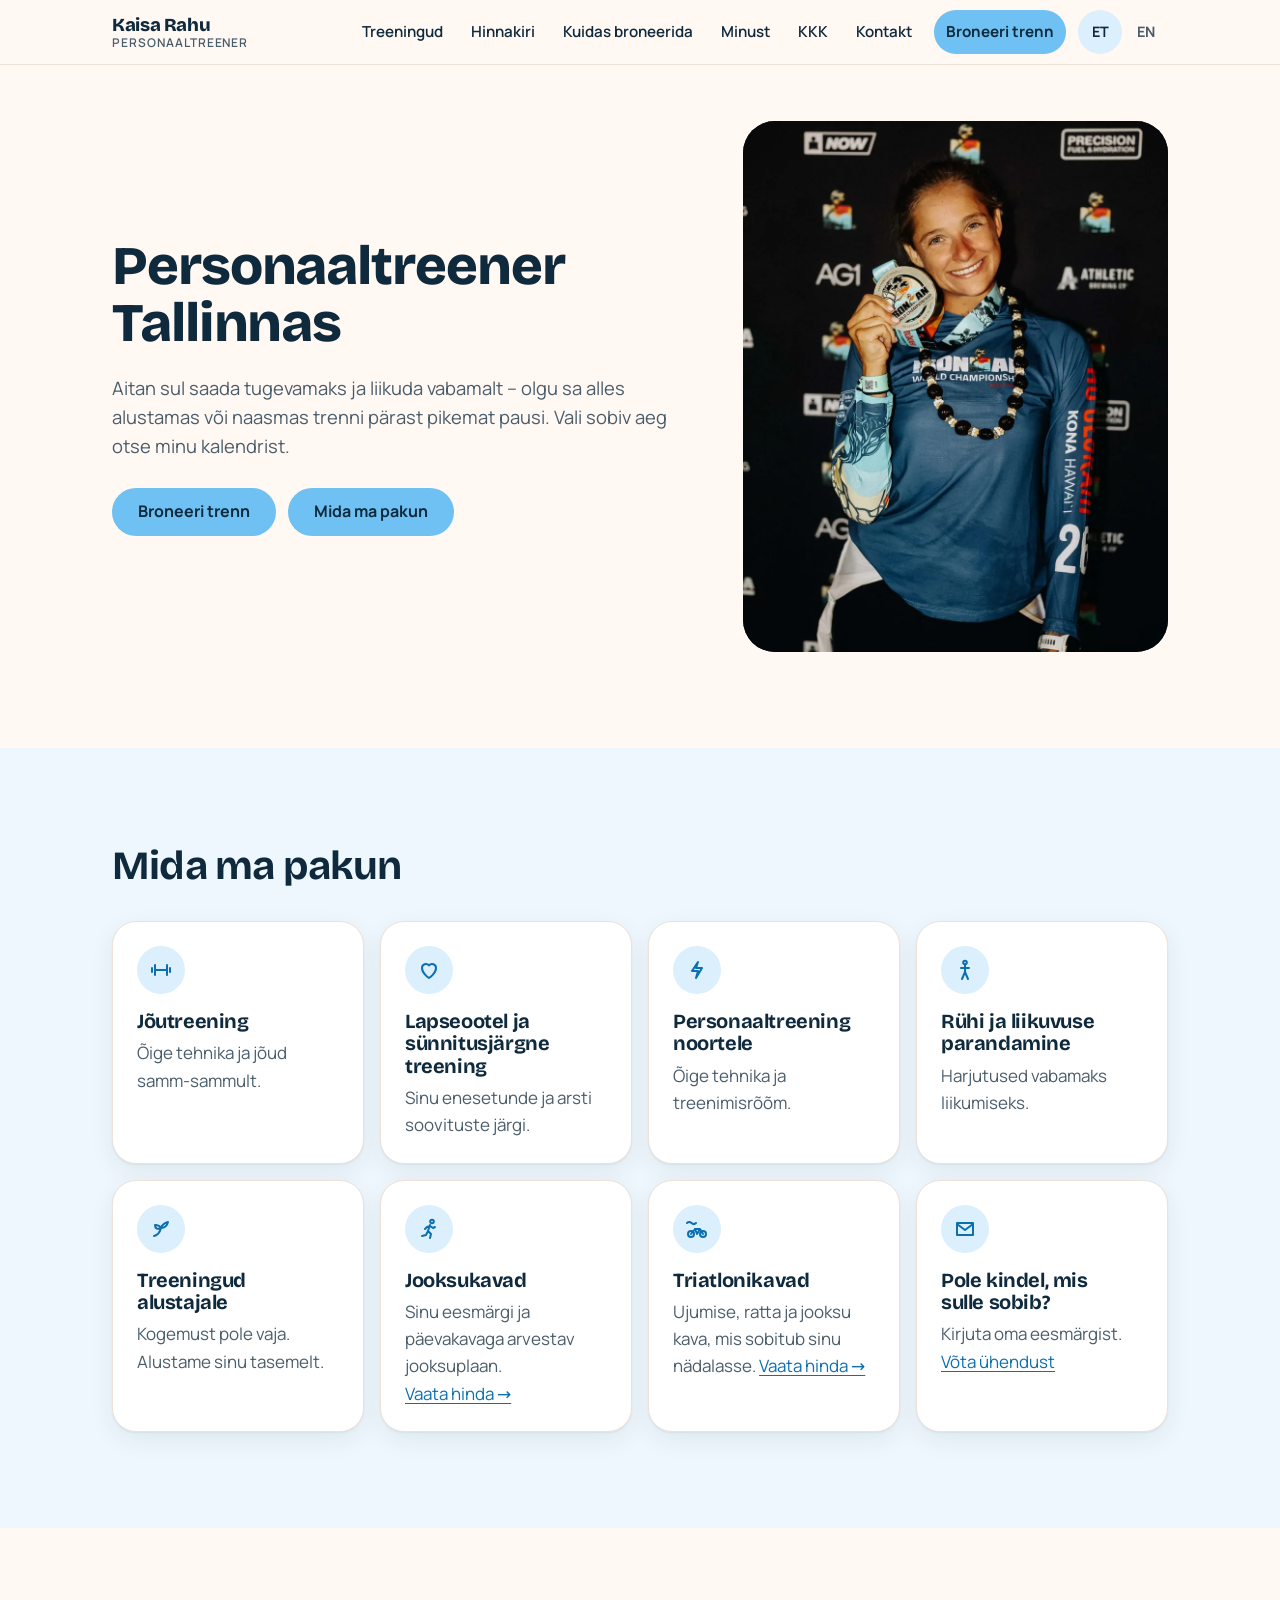
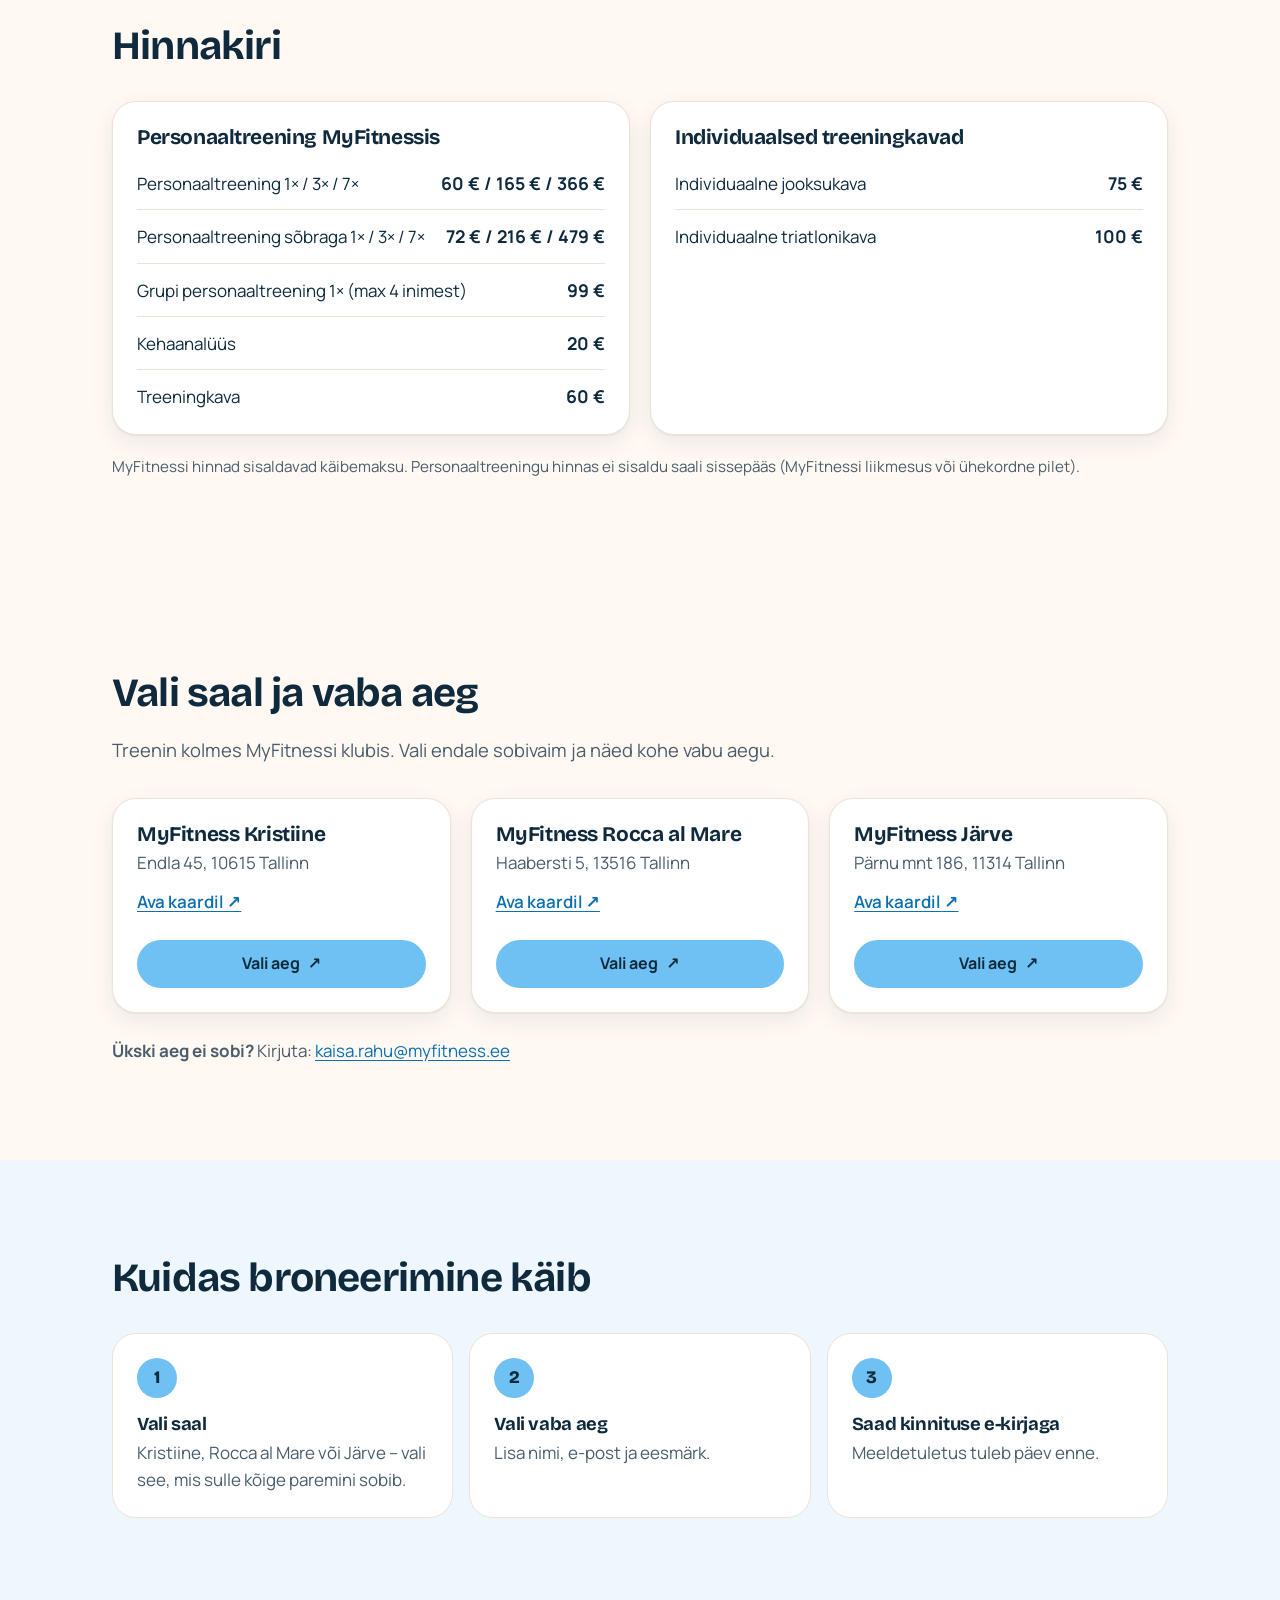
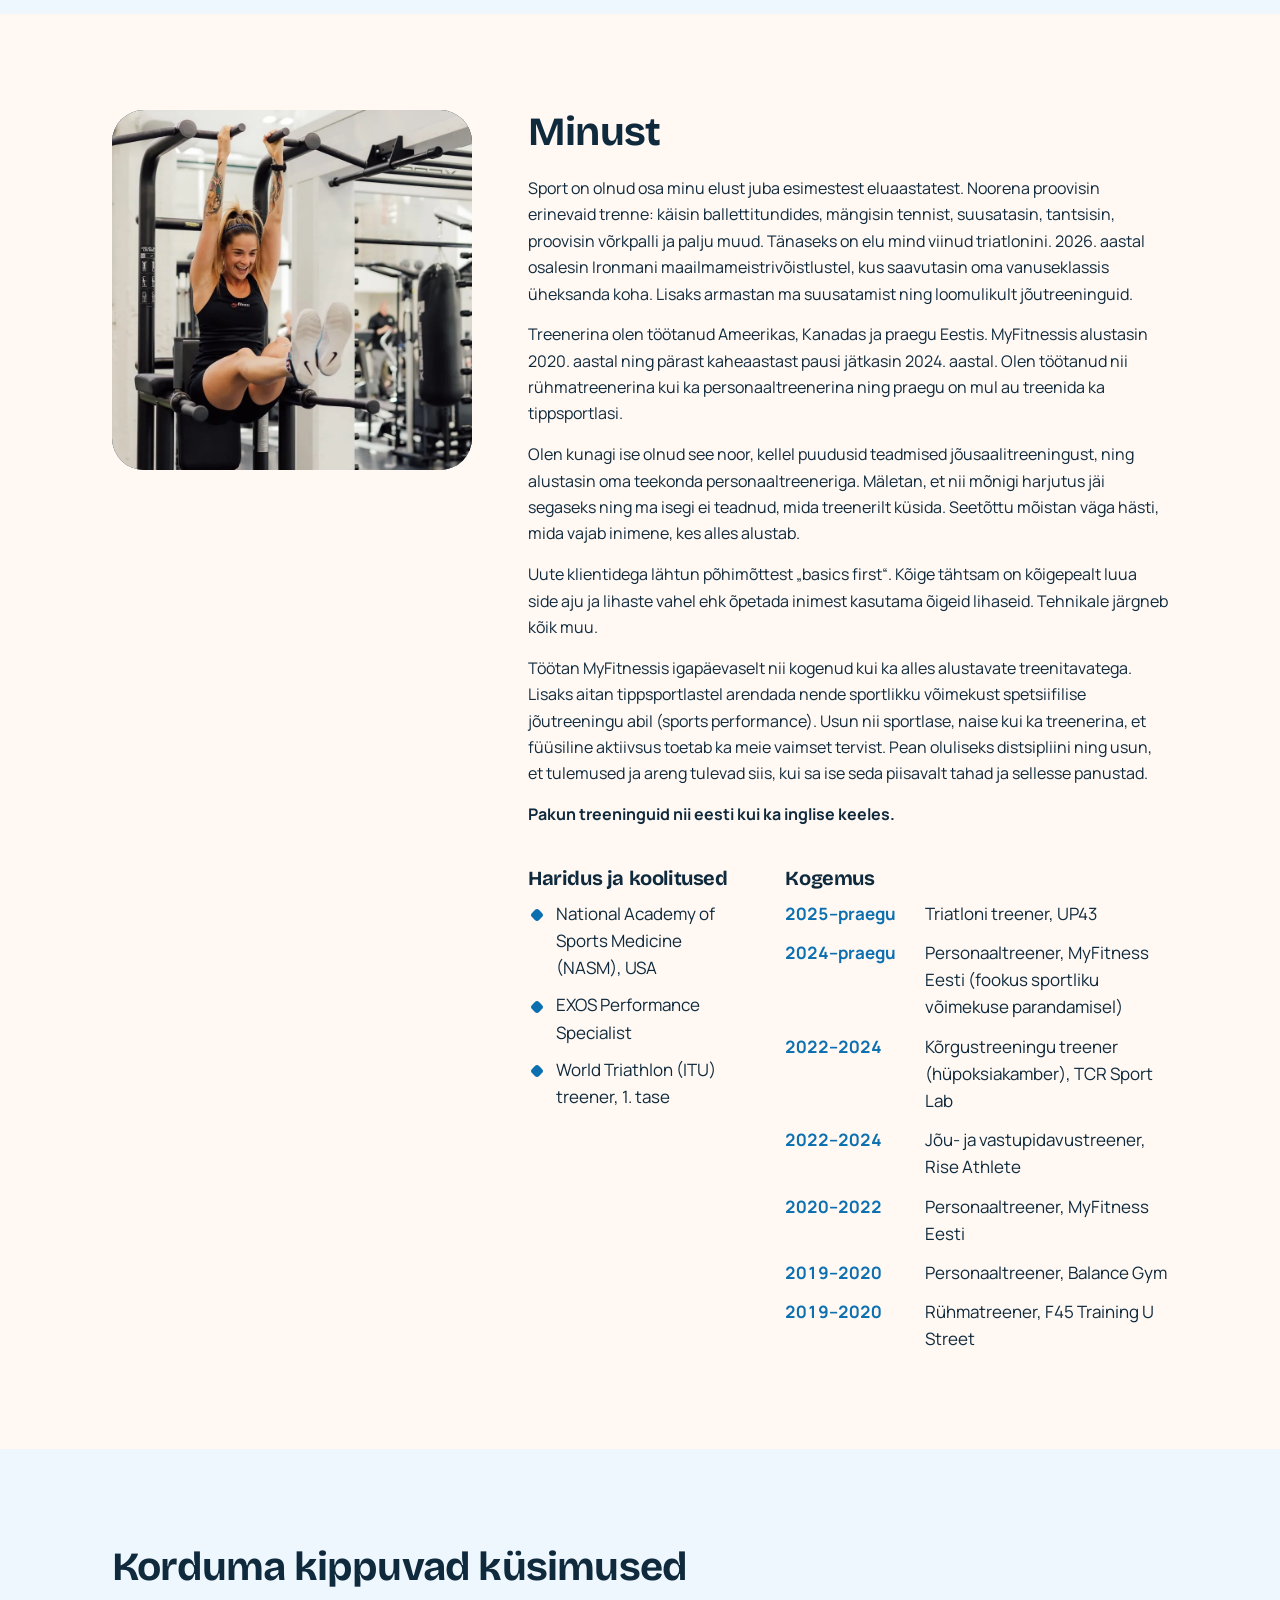
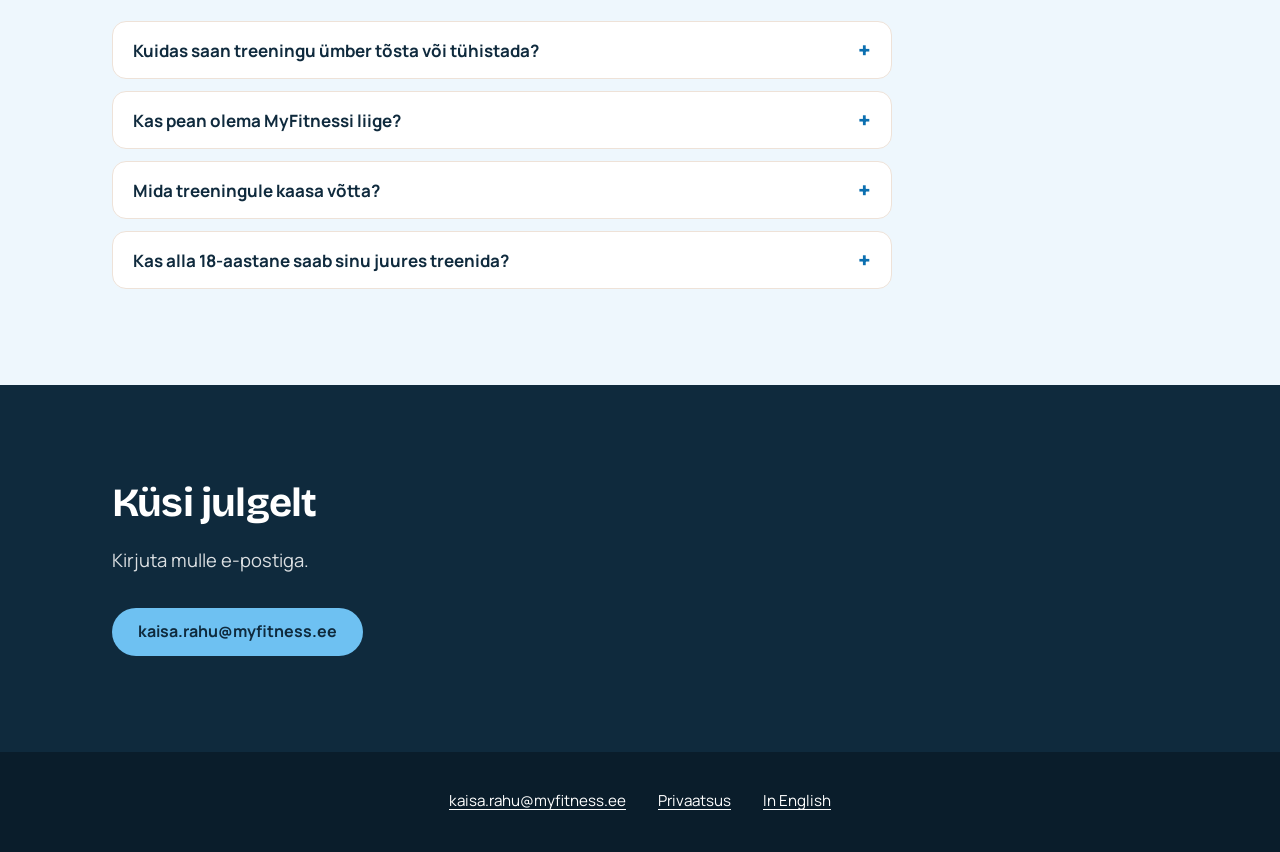
<file: index.html>
<!doctype html>
<html lang="et" class="no-js">
<head>
  <meta charset="utf-8">
  <meta name="viewport" content="width=device-width, initial-scale=1">
  <title>Personaaltreener Tallinnas – Kaisa Rahu | Kristiine, Rocca al Mare, Järve</title>
  <meta name="description" content="Personaaltreening Tallinnas MyFitness Kristiine, Rocca al Mare ja Järve klubis: jõutreening, sünnitusjärgne trenn, rüht ja liikuvus. Broneeri aeg veebis.">
  <link rel="canonical" href="https://kaisarahu.ee/">
  <link rel="alternate" hreflang="et" href="https://kaisarahu.ee/">
  <link rel="alternate" hreflang="en" href="https://kaisarahu.ee/en/">
  <link rel="alternate" hreflang="x-default" href="https://kaisarahu.ee/">
  <!-- TODO #11: domain not confirmed. Replace https://kaisarahu.ee everywhere (see CLAUDE.md). -->

  <meta property="og:type" content="website">
  <meta property="og:locale" content="et_EE">
  <meta property="og:locale:alternate" content="en_GB">
  <meta property="og:site_name" content="Kaisa Rahu – personaaltreener">
  <meta property="og:title" content="Personaaltreener Tallinnas – Kaisa Rahu">
  <meta property="og:description" content="Personaaltreening MyFitness Kristiine, Rocca al Mare ja Järve klubis. Vali saal ja broneeri vaba aeg veebis.">
  <meta property="og:url" content="https://kaisarahu.ee/">
  <meta property="og:image" content="https://kaisarahu.ee/assets/img/og-image.png">
  <meta property="og:image:width" content="1200">
  <meta property="og:image:height" content="630">
  <meta property="og:image:alt" content="Kaisa Rahu – personaaltreener Tallinnas">
  <meta name="twitter:card" content="summary_large_image">
  <meta name="twitter:title" content="Personaaltreener Tallinnas – Kaisa Rahu">
  <meta name="twitter:description" content="Personaaltreening MyFitness Kristiine, Rocca al Mare ja Järve klubis. Vali saal ja broneeri vaba aeg veebis.">
  <meta name="twitter:image" content="https://kaisarahu.ee/assets/img/og-image.png">

  <link rel="icon" href="assets/img/favicon.svg" type="image/svg+xml">
  <link rel="apple-touch-icon" href="assets/img/apple-touch-icon.png">
  <meta name="theme-color" content="#fff8f3">

  <link rel="preload" href="assets/fonts/bricolage-grotesque-latin-wght-normal.woff2" as="font" type="font/woff2" crossorigin>
  <link rel="preload" href="assets/fonts/manrope-latin-wght-normal.woff2" as="font" type="font/woff2" crossorigin>
  <link rel="stylesheet" href="assets/css/style.css">
  <script src="assets/js/main.js" defer></script>

  <script type="application/ld+json">
  {
    "@context": "https://schema.org",
    "@graph": [
      {
        "@type": "WebSite",
        "@id": "https://kaisarahu.ee/#website",
        "url": "https://kaisarahu.ee/",
        "name": "Kaisa Rahu – personaaltreener",
        "inLanguage": [
          "et",
          "en"
        ],
        "publisher": {
          "@id": "https://kaisarahu.ee/#person"
        }
      },
      {
        "@type": "WebPage",
        "@id": "https://kaisarahu.ee/#webpage",
        "url": "https://kaisarahu.ee/",
        "name": "Personaaltreener Tallinnas – Kaisa Rahu",
        "description": "Personaaltreening Tallinnas MyFitness Kristiine, Rocca al Mare ja Järve klubis. Broneeri vaba aeg veebis.",
        "inLanguage": "et",
        "isPartOf": {
          "@id": "https://kaisarahu.ee/#website"
        },
        "about": {
          "@id": "https://kaisarahu.ee/#person"
        },
        "mainEntity": {
          "@id": "https://kaisarahu.ee/#service"
        }
      },
      {
        "@type": "Person",
        "@id": "https://kaisarahu.ee/#person",
        "name": "Kaisa Rahu",
        "jobTitle": "Personaaltreener",
        "url": "https://kaisarahu.ee/",
        "email": "kaisa.rahu@myfitness.ee",
        "sameAs": [
          "https://www.instagram.com/kaisarahu"
        ],
        "workLocation": [
          {
            "@id": "https://kaisarahu.ee/#place-kristiine"
          },
          {
            "@id": "https://kaisarahu.ee/#place-rocca"
          },
          {
            "@id": "https://kaisarahu.ee/#place-jarve"
          }
        ]
      },
      {
        "@type": "Service",
        "@id": "https://kaisarahu.ee/#service",
        "name": "Personaaltreening",
        "serviceType": "Personaaltreening",
        "provider": {
          "@id": "https://kaisarahu.ee/#person"
        },
        "areaServed": {
          "@type": "City",
          "name": "Tallinn"
        },
        "availableLanguage": [
          "et",
          "en"
        ],
        "offers": [
          {
            "@type": "Offer",
            "name": "Personaaltreening – MyFitness Kristiine",
            "url": "https://cal.com/kaisarahu/kristiine-pt",
            "availableAtOrFrom": {
              "@id": "https://kaisarahu.ee/#place-kristiine"
            }
          },
          {
            "@type": "Offer",
            "name": "Personaaltreening – MyFitness Rocca al Mare",
            "url": "https://cal.com/kaisarahu/rocca-pt",
            "availableAtOrFrom": {
              "@id": "https://kaisarahu.ee/#place-rocca"
            }
          },
          {
            "@type": "Offer",
            "name": "Personaaltreening – MyFitness Järve",
            "url": "https://cal.com/kaisarahu/jarve-pt",
            "availableAtOrFrom": {
              "@id": "https://kaisarahu.ee/#place-jarve"
            }
          }
        ]
      },
      {
        "@type": "Place",
        "@id": "https://kaisarahu.ee/#place-kristiine",
        "name": "MyFitness Kristiine",
        "address": {
          "@type": "PostalAddress",
          "streetAddress": "Endla 45",
          "postalCode": "10615",
          "addressLocality": "Tallinn",
          "addressCountry": "EE"
        }
      },
      {
        "@type": "Place",
        "@id": "https://kaisarahu.ee/#place-rocca",
        "name": "MyFitness Rocca al Mare",
        "address": {
          "@type": "PostalAddress",
          "streetAddress": "Haabersti 5",
          "postalCode": "13516",
          "addressLocality": "Tallinn",
          "addressCountry": "EE"
        }
      },
      {
        "@type": "Place",
        "@id": "https://kaisarahu.ee/#place-jarve",
        "name": "MyFitness Järve",
        "address": {
          "@type": "PostalAddress",
          "streetAddress": "Pärnu mnt 186",
          "postalCode": "11314",
          "addressLocality": "Tallinn",
          "addressCountry": "EE"
        }
      }
    ]
  }
  </script>
</head>
<body>
  <a class="skip-link" href="#sisu">Liigu sisu juurde</a>

  <header class="site-header">
    <div class="wrap header-inner">
      <!-- TODO #3: brand name / logo not confirmed. Text logo is a placeholder. -->
      <a class="logo" href="./">Kaisa Rahu<span>personaaltreener</span></a>

      <button class="nav-toggle" type="button" aria-expanded="false" aria-controls="site-nav">
        <span class="nav-toggle-bars" aria-hidden="true"></span>
        <span>Menüü</span>
      </button>

      <nav id="site-nav" class="site-nav" aria-label="Põhimenüü">
        <ul>
          <li><a href="#treeningud">Treeningud</a></li>
          <li><a href="#hinnakiri">Hinnakiri</a></li>
          <li><a href="#kuidas">Kuidas broneerida</a></li>
          <li><a href="#minust">Minust</a></li>
          <li><a href="#kkk">KKK</a></li>
          <li><a href="#kontakt">Kontakt</a></li>
          <li><a class="nav-cta" href="#asukohad">Broneeri trenn</a></li>
        </ul>
      </nav>

      <div class="lang" role="group" aria-label="Keel">
        <span aria-current="true" lang="et" title="Eesti keeles">ET</span>
        <a href="en/" lang="en" hreflang="en" title="In English">EN</a>
      </div>
    </div>
  </header>

  <main id="sisu">
    <!-- ===== Hero ===== -->
    <section class="hero" aria-labelledby="hero-title">
      <div class="wrap hero-grid">
        <div class="hero-text">
          <!-- TODO: H1 variant to be confirmed by Kaisa (shortened variant in use; gym names appear in the locations section). -->
          <h1 id="hero-title">Personaaltreener Tallinnas</h1>
          <p class="lead">Aitan sul saada tugevamaks ja liikuda vabamalt – olgu sa alles alustamas või naasmas trenni pärast pikemat pausi. Vali sobiv aeg otse minu kalendrist.</p>
          <div class="hero-actions">
            <a class="btn btn-primary" href="#asukohad">Broneeri trenn</a>
            <a class="btn btn-primary" href="#treeningud">Mida ma pakun</a>
          </div>
        </div>

        <!-- TODO #6: Kaisa's own photo with usage rights (never MyFitness photos). When ready, replace the placeholder with:
             <img src="assets/img/kaisa-hero.webp" srcset="assets/img/kaisa-hero-480.webp 480w, assets/img/kaisa-hero-880.webp 880w"
                  sizes="(min-width: 900px) 440px, 100vw" width="880" height="1100" fetchpriority="high"
                  alt="Kaisa Rahu jõusaalis"> -->
        <!-- TEMP: photo from Kaisa's Instagram, published on the test site at the site owner's request. Rights not formally cleared: replace with a rights-cleared photo before launch (TODO #6). -->
        <div class="photo-frame">
          <img src="assets/img/kaisa-hero.webp?v=2" width="880" height="1100" alt="Kaisa Rahu" fetchpriority="high">
        </div>
      </div>
    </section>

    <!-- ===== Specialties ===== -->
    <section id="treeningud" class="section section-alt" aria-labelledby="treeningud-title">
      <div class="wrap">
        <div class="section-head">
          <h2 id="treeningud-title">Mida ma pakun</h2>
        </div>

        <ul class="cards">
          <li class="card">
            <span class="card-icon" aria-hidden="true">
              <svg viewBox="0 0 24 24" fill="none" stroke="currentColor" stroke-width="2" stroke-linecap="round" stroke-linejoin="round"><path d="M6 7v10M18 7v10M3 10v4M21 10v4M6 12h12"/></svg>
            </span>
            <h3>Jõutreening</h3>
            <p>Õige tehnika ja jõud samm-sammult.</p>
          </li>
          <li class="card">
            <span class="card-icon" aria-hidden="true">
              <svg viewBox="0 0 24 24" fill="none" stroke="currentColor" stroke-width="2" stroke-linecap="round" stroke-linejoin="round"><path d="M12 20s-7-4.4-7-10a4 4 0 0 1 7-2.6A4 4 0 0 1 19 10c0 5.6-7 10-7 10z"/></svg>
            </span>
            <h3>Lapseootel ja sünnitusjärgne treening</h3>
            <p>Sinu enesetunde ja arsti soovituste järgi.</p>
          </li>
          <li class="card">
            <span class="card-icon" aria-hidden="true">
              <svg viewBox="0 0 24 24" fill="none" stroke="currentColor" stroke-width="2" stroke-linecap="round" stroke-linejoin="round"><path d="M13 4l-2 6h6l-6 10 2-7H7z"/></svg>
            </span>
            <h3>Personaaltreening noortele</h3>
            <p>Õige tehnika ja treenimisrõõm.</p>
          </li>
          <li class="card">
            <span class="card-icon" aria-hidden="true">
              <svg viewBox="0 0 24 24" fill="none" stroke="currentColor" stroke-width="2" stroke-linecap="round" stroke-linejoin="round"><circle cx="12" cy="4.5" r="1.8"/><path d="M12 7v7M8 10h8M9 21l3-7 3 7"/></svg>
            </span>
            <h3>Rühi ja liikuvuse parandamine</h3>
            <p>Harjutused vabamaks liikumiseks.</p>
          </li>
          <li class="card">
            <span class="card-icon" aria-hidden="true">
              <svg viewBox="0 0 24 24" fill="none" stroke="currentColor" stroke-width="2" stroke-linecap="round" stroke-linejoin="round"><path d="M5 19c4-1 6-4 7-8M12 11c1-3 3-5 7-6-1 4-3 6-7 6zM12 11c-1-2-3-3-6-3 0 3 2 5 6 3"/></svg>
            </span>
            <h3>Treeningud alustajale</h3>
            <p>Kogemust pole vaja. Alustame sinu tasemelt.</p>
          </li>
          <!-- CHECK: plan details (length, format, how it's delivered) to confirm with Kaisa -->
          <li class="card">
            <span class="card-icon" aria-hidden="true">
              <svg viewBox="0 0 24 24" fill="none" stroke="currentColor" stroke-width="2" stroke-linecap="round" stroke-linejoin="round"><circle cx="15" cy="4.5" r="1.8"/><path d="M13 8l-2 6M13 9l3 2 2-1M13 9l-3 1-2 2M11 14l3 3-1 4M11 14l-2 4-4 1"/></svg>
            </span>
            <h3>Jooksukavad</h3>
            <p>Sinu eesmärgi ja päevakavaga arvestav jooksuplaan. <a href="#hinnakiri">Vaata hinda →</a></p>
          </li>
          <li class="card">
            <span class="card-icon" aria-hidden="true">
              <svg viewBox="0 0 24 24" fill="none" stroke="currentColor" stroke-width="2" stroke-linecap="round" stroke-linejoin="round"><path d="M2 6c1.5-1.5 3-1.5 4.5 0s3 1.5 4.5 0"/><circle cx="6" cy="17" r="3"/><circle cx="18" cy="17" r="3"/><path d="M6 17l4-5h5l3 5M10 12l2 5M12 17l3-5"/></svg>
            </span>
            <h3>Triatlonikavad</h3>
            <p>Ujumise, ratta ja jooksu kava, mis sobitub sinu nädalasse. <a href="#hinnakiri">Vaata hinda →</a></p>
          </li>
          <li class="card">
            <span class="card-icon" aria-hidden="true">
              <svg viewBox="0 0 24 24" fill="none" stroke="currentColor" stroke-width="2" stroke-linecap="round" stroke-linejoin="round"><path d="M4 6h16v12H4z"/><path d="M4 7l8 6 8-6"/></svg>
            </span>
            <h3>Pole kindel, mis sulle sobib?</h3>
            <p>Kirjuta oma eesmärgist. <a href="#kontakt">Võta ühendust</a></p>
          </li>
        </ul>
      </div>
    </section>

    <!-- ===== Price list ===== -->
    <section id="hinnakiri" class="section" aria-labelledby="hinnakiri-title">
      <div class="wrap">
        <div class="section-head">
          <h2 id="hinnakiri-title">Hinnakiri</h2>
        </div>

        <div class="prices">
          <article class="price-card" aria-labelledby="hinnakiri-pt">
            <h3 id="hinnakiri-pt">Personaaltreening MyFitnessis</h3>
            <dl class="price-list">
              <div><dt>Personaaltreening 1× / 3× / 7×</dt><dd><strong>60 € / 165 € / 366 €</strong></dd></div>
              <div><dt>Personaaltreening sõbraga 1× / 3× / 7×</dt><dd><strong>72 € / 216 € / 479 €</strong></dd></div>
              <div><dt>Grupi personaaltreening 1× (max 4 inimest)</dt><dd><strong>99 €</strong></dd></div>
              <div><dt>Kehaanalüüs</dt><dd><strong>20 €</strong></dd></div>
              <div><dt>Treeningkava</dt><dd><strong>60 €</strong></dd></div>
            </dl>
            <!-- TODO: confirm "sõbraga" / "with a friend" price is the total for both people -->
            <!-- TODO: add "Toitumisnõustamine" (nutrition counselling) only if Kaisa holds a nutrition qualification -->
          </article>

          <article class="price-card" aria-labelledby="hinnakiri-plans">
            <h3 id="hinnakiri-plans">Individuaalsed treeningkavad</h3>
            <dl class="price-list">
              <div><dt>Individuaalne jooksukava</dt><dd><strong>75 €</strong></dd></div>
              <div><dt>Individuaalne triatlonikava</dt><dd><strong>100 €</strong></dd></div>
            </dl>
            <!-- TODO: confirm plan length/what's included -->
          </article>
        </div>
        <p class="price-note">MyFitnessi hinnad sisaldavad käibemaksu. Personaaltreeningu hinnas ei sisaldu saali sissepääs (MyFitnessi liikmesus või ühekordne pilet).</p>
      </div>
    </section>

    <!-- ===== Locations / booking ===== -->
    <section id="asukohad" class="section" aria-labelledby="asukohad-title">
      <div class="wrap">
        <div class="section-head">
          <h2 id="asukohad-title">Vali saal ja vaba aeg</h2>
          <p class="lead">Treenin kolmes MyFitnessi klubis. Vali endale sobivaim ja näed kohe vabu aegu.</p>
        </div>

        <div class="gyms">
          <!-- Gym: Kristiine -->
          <article class="gym" aria-labelledby="gym-kristiine">
            <h3 id="gym-kristiine">MyFitness Kristiine</h3>
            <p class="gym-addr">Endla 45, 10615 Tallinn</p>
            <a class="gym-map" href="https://www.google.com/maps/search/?api=1&amp;query=MyFitness%20Kristiine%2C%20Endla%2045%2C%2010615%20Tallinn" target="_blank" rel="noopener">Ava kaardil<span class="visually-hidden"> (avaneb uuel vahelehel)</span>&nbsp;↗</a>
            <div class="gym-cta">
              <a class="btn btn-primary btn-ext" href="https://cal.com/kaisarahu/kristiine-pt" target="_blank" rel="noopener">Vali aeg<span class="visually-hidden"> – MyFitness Kristiine (avaneb uuel vahelehel)</span></a>
            </div>
          </article>

          <!-- Gym: Rocca al Mare -->
          <article class="gym" aria-labelledby="gym-rocca">
            <h3 id="gym-rocca">MyFitness Rocca al Mare</h3>
            <p class="gym-addr">Haabersti 5, 13516 Tallinn</p>
            <a class="gym-map" href="https://www.google.com/maps/search/?api=1&amp;query=MyFitness%20Rocca%20al%20Mare%2C%20Haabersti%205%2C%2013516%20Tallinn" target="_blank" rel="noopener">Ava kaardil<span class="visually-hidden"> (avaneb uuel vahelehel)</span>&nbsp;↗</a>
            <div class="gym-cta">
              <a class="btn btn-primary btn-ext" href="https://cal.com/kaisarahu/rocca-pt" target="_blank" rel="noopener">Vali aeg<span class="visually-hidden"> – MyFitness Rocca al Mare (avaneb uuel vahelehel)</span></a>
            </div>
          </article>
          <!-- Gym: Järve -->
          <article class="gym" aria-labelledby="gym-jarve">
            <h3 id="gym-jarve">MyFitness Järve</h3>
            <p class="gym-addr">Pärnu mnt 186, 11314 Tallinn</p>
            <a class="gym-map" href="https://www.google.com/maps/search/?api=1&amp;query=MyFitness%20J%C3%A4rve%2C%20P%C3%A4rnu%20mnt%20186%2C%2011314%20Tallinn" target="_blank" rel="noopener">Ava kaardil<span class="visually-hidden"> (avaneb uuel vahelehel)</span>&nbsp;↗</a>
            <div class="gym-cta">
              <a class="btn btn-primary btn-ext" href="https://cal.com/kaisarahu/jarve-pt" target="_blank" rel="noopener">Vali aeg<span class="visually-hidden"> – MyFitness Järve (avaneb uuel vahelehel)</span></a>
            </div>
          </article>
        </div>

        <p class="booking-fallback"><strong>Ükski aeg ei sobi?</strong> Kirjuta: <a href="mailto:kaisa.rahu@myfitness.ee">kaisa.rahu@myfitness.ee</a></p>
      </div>
    </section>

    <!-- ===== How booking works ===== -->
    <section id="kuidas" class="section section-alt" aria-labelledby="kuidas-title">
      <div class="wrap">
        <div class="section-head">
          <h2 id="kuidas-title">Kuidas broneerimine käib</h2>
        </div>
        <ol class="steps">
          <li>
            <h3>Vali saal</h3>
            <p>Kristiine, Rocca al Mare või Järve – vali see, mis sulle kõige paremini sobib.</p>
          </li>
          <li>
            <h3>Vali vaba aeg</h3>
            <p>Lisa nimi, e-post ja eesmärk.</p>
          </li>
          <li>
            <h3>Saad kinnituse e-kirjaga</h3>
            <p>Meeldetuletus tuleb päev enne.</p>
          </li>
        </ol>
      </div>
    </section>

    <!-- ===== About ===== -->
    <section id="minust" class="section" aria-labelledby="minust-title">
      <div class="wrap about-grid">
        <!-- TODO #6: Kaisa's own portrait (webp, width/height set, loading="lazy" is fine here). -->
        <!-- TEMP: photo from Kaisa's Instagram, published on the test site at the site owner's request. Rights not formally cleared: replace with a rights-cleared photo before launch (TODO #6). -->
        <div class="photo-frame">
          <img src="assets/img/kaisa-about.webp" width="880" height="1100" alt="Kaisa Rahu jõusaalis" loading="lazy">
        </div>
        <div class="about-bio">
          <h2 id="minust-title">Minust</h2>
          <p>Sport on olnud osa minu elust juba esimestest eluaastatest. Noorena proovisin erinevaid trenne: käisin ballettitundides, mängisin tennist, suusatasin, tantsisin, proovisin võrkpalli ja palju muud. Tänaseks on elu mind viinud triatlonini. 2026. aastal osalesin Ironmani maailmameistrivõistlustel, kus saavutasin oma vanuseklassis üheksanda koha. Lisaks armastan ma suusatamist ning loomulikult jõutreeninguid.</p>
          <p>Treenerina olen töötanud Ameerikas, Kanadas ja praegu Eestis. MyFitnessis alustasin 2020. aastal ning pärast kaheaastast pausi jätkasin 2024. aastal. Olen töötanud nii rühmatreenerina kui ka personaaltreenerina ning praegu on mul au treenida ka tippsportlasi.</p>
          <p>Olen kunagi ise olnud see noor, kellel puudusid teadmised jõusaalitreeningust, ning alustasin oma teekonda personaaltreeneriga. Mäletan, et nii mõnigi harjutus jäi segaseks ning ma isegi ei teadnud, mida treenerilt küsida. Seetõttu mõistan väga hästi, mida vajab inimene, kes alles alustab.</p>
          <p>Uute klientidega lähtun põhimõttest „basics first“. Kõige tähtsam on kõigepealt luua side aju ja lihaste vahel ehk õpetada inimest kasutama õigeid lihaseid. Tehnikale järgneb kõik muu.</p>
          <p>Töötan MyFitnessis igapäevaselt nii kogenud kui ka alles alustavate treenitavatega. Lisaks aitan tippsportlastel arendada nende sportlikku võimekust spetsiifilise jõutreeningu abil (sports performance). Usun nii sportlase, naise kui ka treenerina, et füüsiline aktiivsus toetab ka meie vaimset tervist. Pean oluliseks distsipliini ning usun, et tulemused ja areng tulevad siis, kui sa ise seda piisavalt tahad ja sellesse panustad.</p>
          <p><strong>Pakun treeninguid nii eesti kui ka inglise keeles.</strong></p>
        </div>
        <div class="about-details">
          <div>
            <h3>Haridus ja koolitused</h3>
            <ul class="about-list">
              <li>National Academy of Sports Medicine (NASM), USA <!-- CHECK: exact certification name, e.g. NASM-CPT --></li>
              <li>EXOS Performance Specialist</li>
              <li>World Triathlon (ITU) treener, 1. tase</li>
            </ul>
          </div>
          <div>
            <h3>Kogemus</h3>
            <ol class="xp">
              <li><strong>2025–praegu</strong> <span>Triatloni treener, UP43</span></li>
              <li><strong>2024–praegu</strong> <span>Personaaltreener, MyFitness Eesti (fookus sportliku võimekuse parandamisel)</span></li>
              <li><strong>2022–2024</strong> <span>Kõrgustreeningu treener (hüpoksiakamber), TCR Sport Lab</span> <!-- CHECK TERM: kõrgustreening --></li>
              <li><strong>2022–2024</strong> <span>Jõu- ja vastupidavustreener, Rise Athlete</span></li>
              <li><strong>2020–2022</strong> <span>Personaaltreener, MyFitness Eesti</span></li>
              <li><strong>2019–2020</strong> <span>Personaaltreener, Balance Gym</span></li>
              <li><strong>2019–2020</strong> <span>Rühmatreener, F45 Training U Street</span></li>
            </ol>
          </div>
        </div>
      </div>
    </section>

    <!-- ===== FAQ ===== -->
    <section id="kkk" class="section section-alt" aria-labelledby="kkk-title">
      <div class="wrap">
        <div class="section-head">
          <h2 id="kkk-title">Korduma kippuvad küsimused</h2>
        </div>
        <div class="faq">
          <details>
            <summary>Kuidas saan treeningu ümber tõsta või tühistada?</summary>
            <div class="answer">
              <p>Kinnituskirja lingi kaudu, vähemalt 24 tundi ette.</p>
            </div>
          </details>
          <details>
            <summary>Kas pean olema MyFitnessi liige?</summary>
            <div class="answer">
              <p>Saali sisenemiseks on vaja liikmesust või ühekordset külastuspiletit.</p>
            </div>
          </details>
          <details>
            <summary>Mida treeningule kaasa võtta?</summary>
            <div class="answer">
              <!-- CHECK TERM: "sisejalanõud" – confirm with Kaisa what clients need to bring. -->
              <p>Treeningriided, puhtad sisejalanõud, joogipudel ja rätik.</p>
            </div>
          </details>
          <details>
            <summary>Kas alla 18-aastane saab sinu juures treenida?</summary>
            <div class="answer">
              <!-- TODO: check MyFitness age rules for under-18 gym entry. -->
              <p>Jah. Broneeringu teeb lapsevanem või eestkostja.</p>
            </div>
          </details>
        </div>
      </div>
    </section>

    <!-- ===== Contact ===== -->
    <section id="kontakt" class="section contact" aria-labelledby="kontakt-title">
      <div class="wrap">
        <div class="section-head">
          <h2 id="kontakt-title">Küsi julgelt</h2>
          <p class="lead">Kirjuta mulle e-postiga.</p>
        </div>
        <ul class="contact-links">
          <li><a class="btn btn-light" href="mailto:kaisa.rahu@myfitness.ee">kaisa.rahu@myfitness.ee</a></li>
        </ul>
      </div>
    </section>
  </main>

  <footer class="site-footer">
    <div class="wrap">
      <ul class="footer-links">
        <li><a href="mailto:kaisa.rahu@myfitness.ee">kaisa.rahu@myfitness.ee</a></li>
        <li><a href="privaatsus/">Privaatsus</a></li>
        <li><a href="en/" lang="en" hreflang="en">In English</a></li>
      </ul>
    </div>
  </footer>
</body>
</html>
</file>
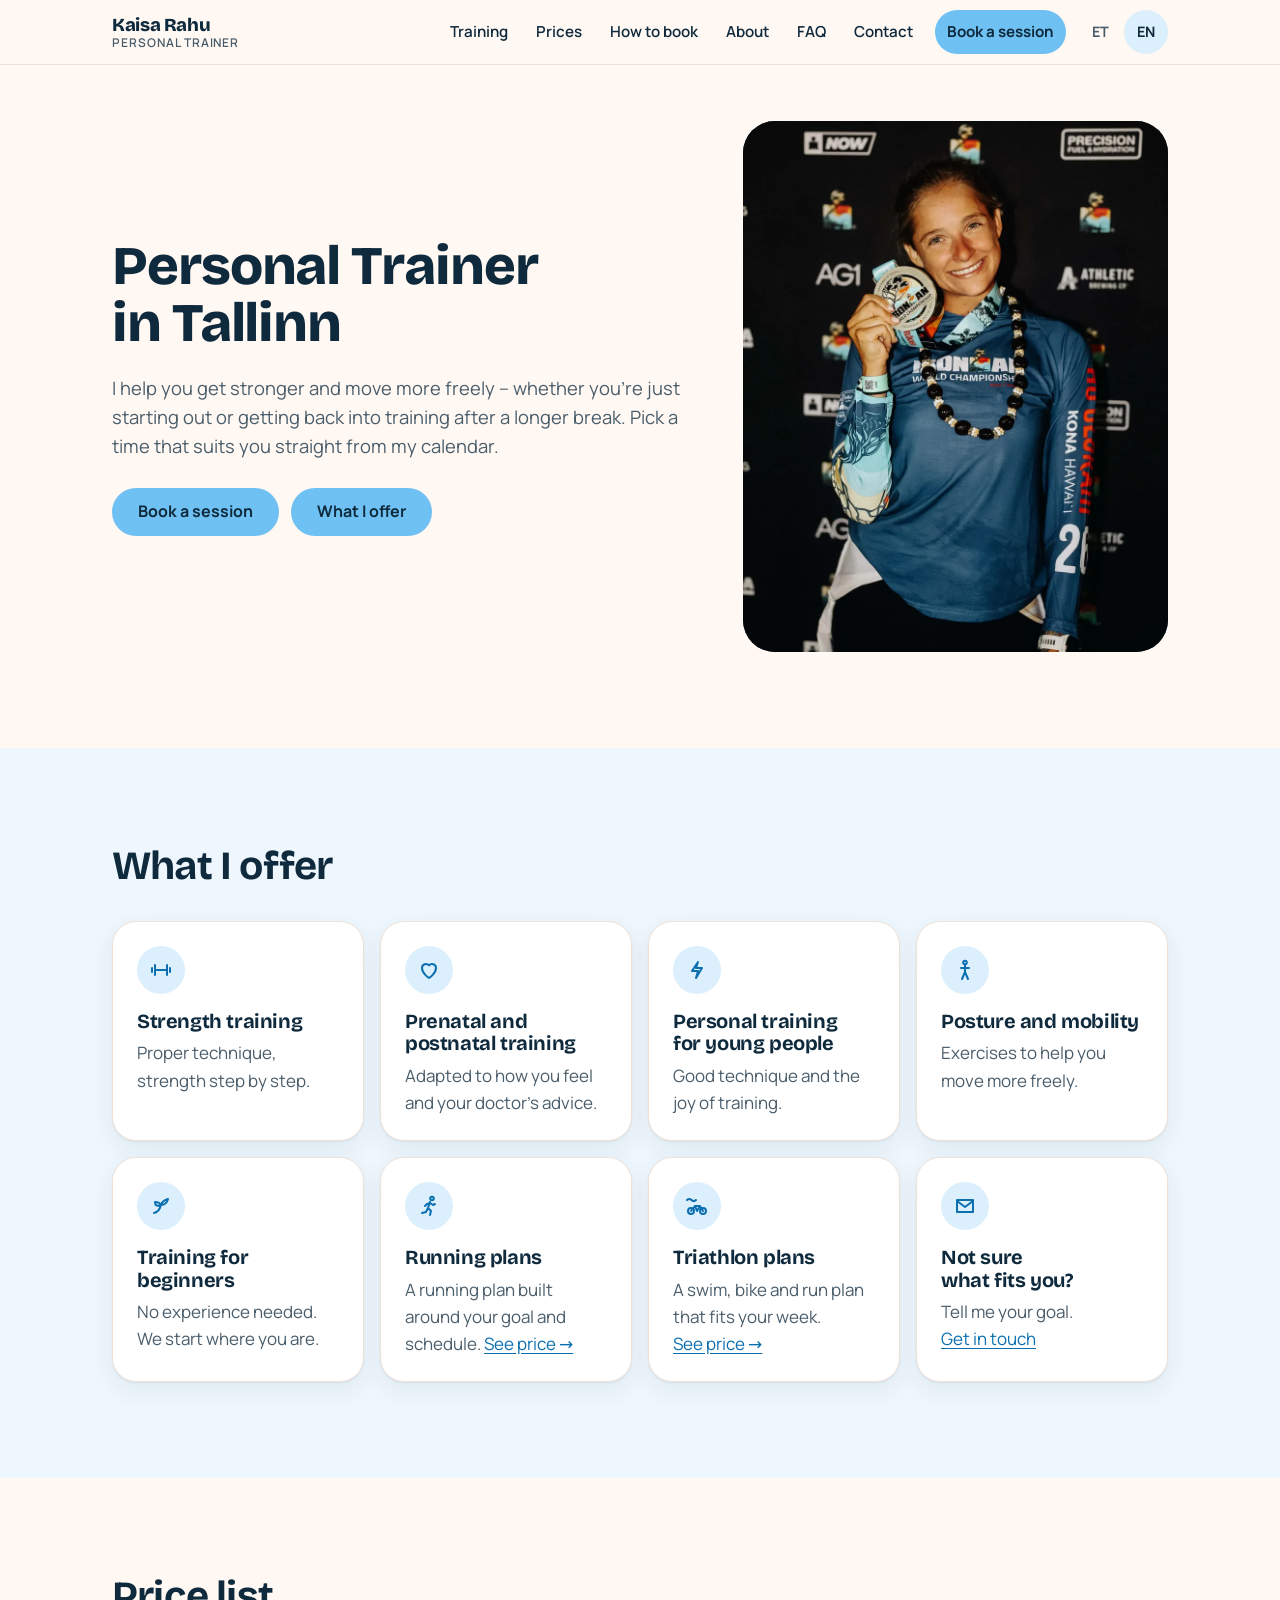
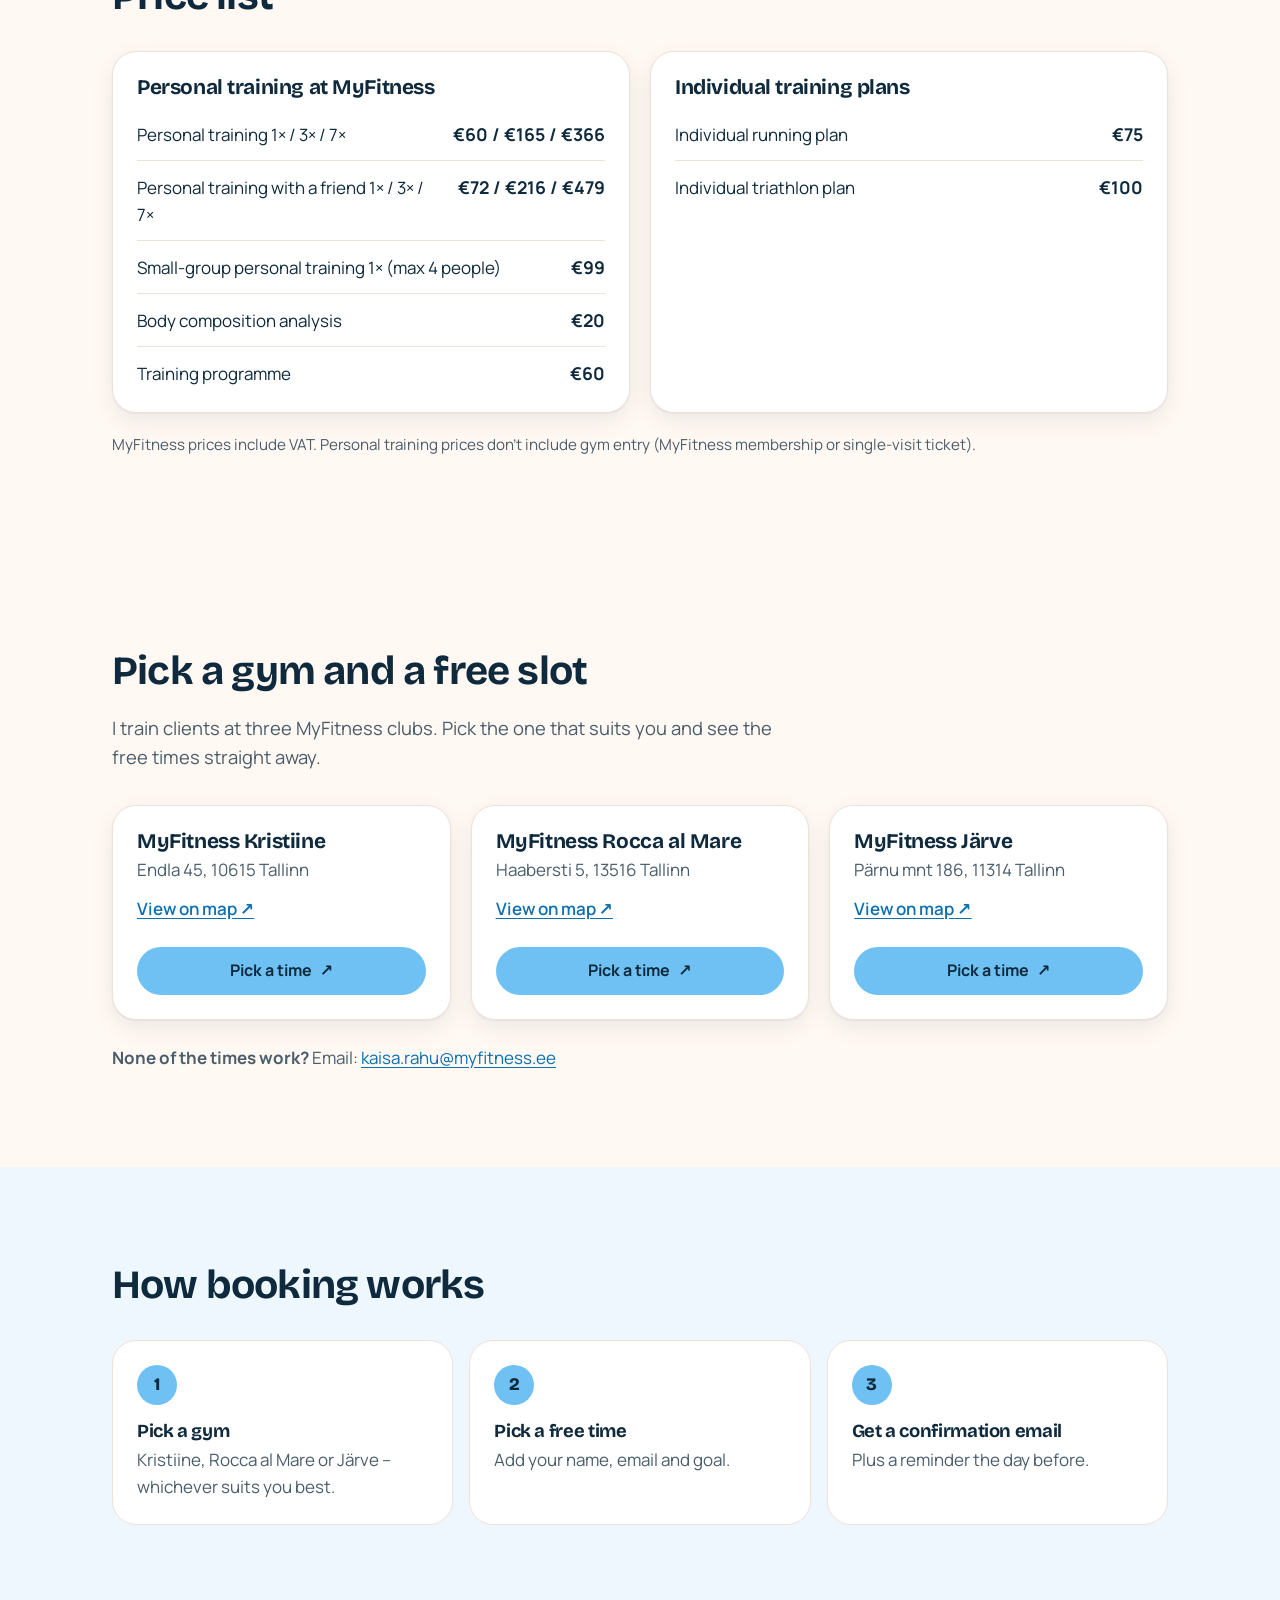
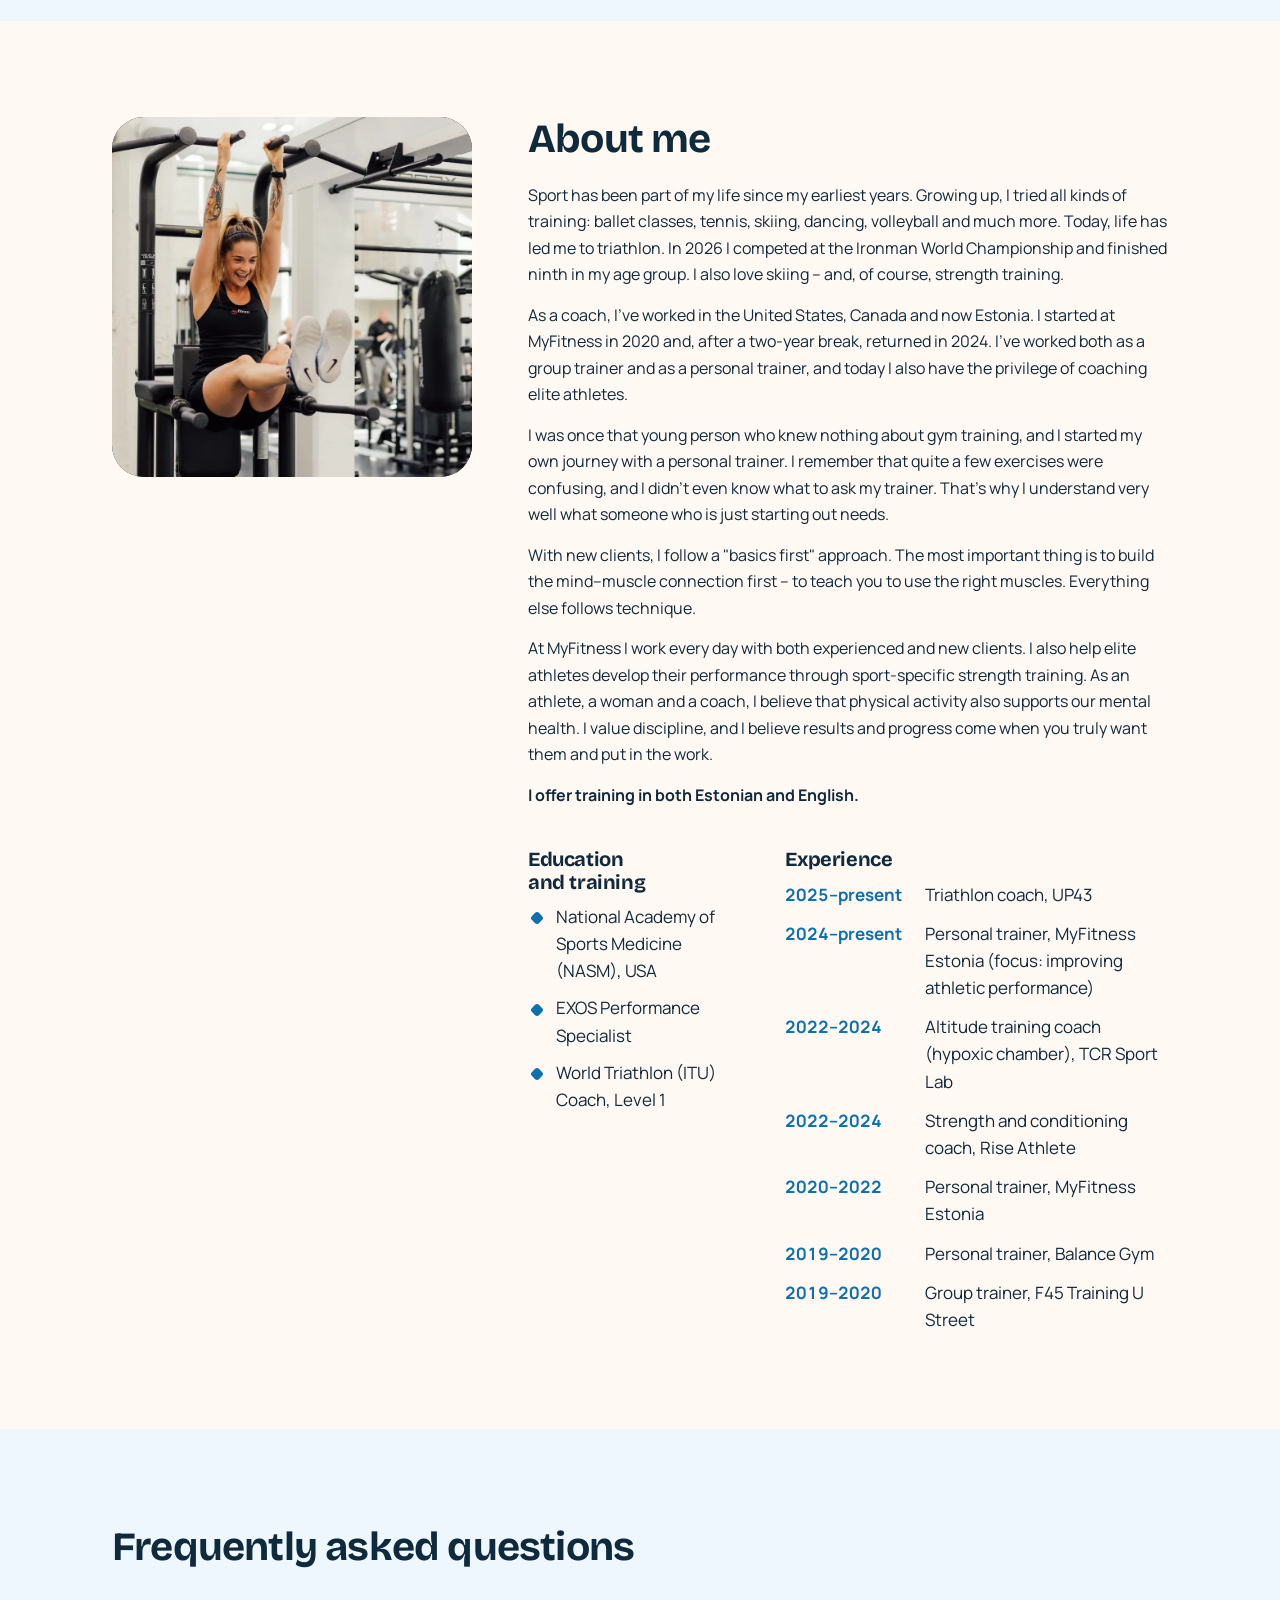
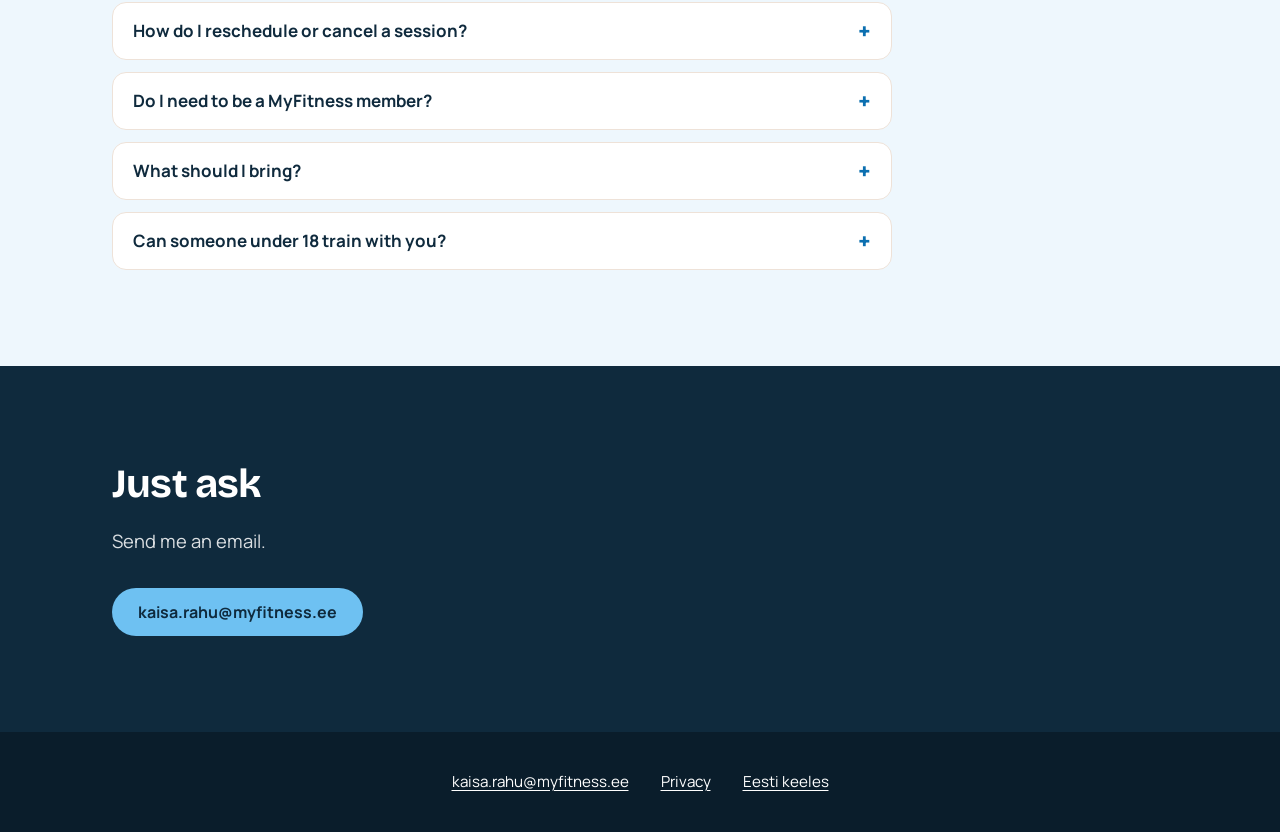
<file: en/index.html>
<!doctype html>
<html lang="en" class="no-js">
<head>
  <meta charset="utf-8">
  <meta name="viewport" content="width=device-width, initial-scale=1">
  <title>Personal Trainer in Tallinn – Kaisa Rahu | Kristiine, Rocca al Mare, Järve</title>
  <meta name="description" content="Personal training in Tallinn at MyFitness Kristiine, Rocca al Mare and Järve: strength, postnatal training, posture and mobility. Book a free slot online.">
  <link rel="canonical" href="https://kaisarahu.ee/en/">
  <link rel="alternate" hreflang="et" href="https://kaisarahu.ee/">
  <link rel="alternate" hreflang="en" href="https://kaisarahu.ee/en/">
  <link rel="alternate" hreflang="x-default" href="https://kaisarahu.ee/">
  <!-- TODO #11: domain not confirmed. Replace https://kaisarahu.ee everywhere (see CLAUDE.md). -->

  <meta property="og:type" content="website">
  <meta property="og:locale" content="en_GB">
  <meta property="og:locale:alternate" content="et_EE">
  <meta property="og:site_name" content="Kaisa Rahu – personal trainer">
  <meta property="og:title" content="Personal Trainer in Tallinn – Kaisa Rahu">
  <meta property="og:description" content="Personal training at MyFitness Kristiine, Rocca al Mare and Järve. Pick a gym and book a free slot online.">
  <meta property="og:url" content="https://kaisarahu.ee/en/">
  <meta property="og:image" content="https://kaisarahu.ee/assets/img/og-image.png">
  <meta property="og:image:width" content="1200">
  <meta property="og:image:height" content="630">
  <meta property="og:image:alt" content="Kaisa Rahu – personal trainer in Tallinn">
  <meta name="twitter:card" content="summary_large_image">
  <meta name="twitter:title" content="Personal Trainer in Tallinn – Kaisa Rahu">
  <meta name="twitter:description" content="Personal training at MyFitness Kristiine, Rocca al Mare and Järve. Pick a gym and book a free slot online.">
  <meta name="twitter:image" content="https://kaisarahu.ee/assets/img/og-image.png">

  <link rel="icon" href="../assets/img/favicon.svg" type="image/svg+xml">
  <link rel="apple-touch-icon" href="../assets/img/apple-touch-icon.png">
  <meta name="theme-color" content="#fff8f3">

  <link rel="preload" href="../assets/fonts/bricolage-grotesque-latin-wght-normal.woff2" as="font" type="font/woff2" crossorigin>
  <link rel="preload" href="../assets/fonts/manrope-latin-wght-normal.woff2" as="font" type="font/woff2" crossorigin>
  <link rel="stylesheet" href="../assets/css/style.css">
  <script src="../assets/js/main.js" defer></script>

  <script type="application/ld+json">
  {
    "@context": "https://schema.org",
    "@graph": [
      {
        "@type": "WebSite",
        "@id": "https://kaisarahu.ee/#website",
        "url": "https://kaisarahu.ee/",
        "name": "Kaisa Rahu – personaaltreener",
        "inLanguage": [
          "et",
          "en"
        ],
        "publisher": {
          "@id": "https://kaisarahu.ee/#person"
        }
      },
      {
        "@type": "WebPage",
        "@id": "https://kaisarahu.ee/en/#webpage",
        "url": "https://kaisarahu.ee/en/",
        "name": "Personal Trainer in Tallinn – Kaisa Rahu",
        "description": "Personal training in Tallinn at MyFitness Kristiine, Rocca al Mare and Järve. Book a free slot online.",
        "inLanguage": "en",
        "isPartOf": {
          "@id": "https://kaisarahu.ee/#website"
        },
        "about": {
          "@id": "https://kaisarahu.ee/#person"
        },
        "mainEntity": {
          "@id": "https://kaisarahu.ee/#service"
        }
      },
      {
        "@type": "Person",
        "@id": "https://kaisarahu.ee/#person",
        "name": "Kaisa Rahu",
        "jobTitle": "Personal trainer",
        "url": "https://kaisarahu.ee/en/",
        "email": "kaisa.rahu@myfitness.ee",
        "sameAs": [
          "https://www.instagram.com/kaisarahu"
        ],
        "workLocation": [
          {
            "@id": "https://kaisarahu.ee/#place-kristiine"
          },
          {
            "@id": "https://kaisarahu.ee/#place-rocca"
          },
          {
            "@id": "https://kaisarahu.ee/#place-jarve"
          }
        ]
      },
      {
        "@type": "Service",
        "@id": "https://kaisarahu.ee/#service",
        "name": "Personal training",
        "serviceType": "Personal training",
        "provider": {
          "@id": "https://kaisarahu.ee/#person"
        },
        "areaServed": {
          "@type": "City",
          "name": "Tallinn"
        },
        "availableLanguage": [
          "et",
          "en"
        ],
        "offers": [
          {
            "@type": "Offer",
            "name": "Personal training – MyFitness Kristiine",
            "url": "https://cal.com/kaisarahu/kristiine-pt",
            "availableAtOrFrom": {
              "@id": "https://kaisarahu.ee/#place-kristiine"
            }
          },
          {
            "@type": "Offer",
            "name": "Personal training – MyFitness Rocca al Mare",
            "url": "https://cal.com/kaisarahu/rocca-pt",
            "availableAtOrFrom": {
              "@id": "https://kaisarahu.ee/#place-rocca"
            }
          },
          {
            "@type": "Offer",
            "name": "Personal training – MyFitness Järve",
            "url": "https://cal.com/kaisarahu/jarve-pt",
            "availableAtOrFrom": {
              "@id": "https://kaisarahu.ee/#place-jarve"
            }
          }
        ]
      },
      {
        "@type": "Place",
        "@id": "https://kaisarahu.ee/#place-kristiine",
        "name": "MyFitness Kristiine",
        "address": {
          "@type": "PostalAddress",
          "streetAddress": "Endla 45",
          "postalCode": "10615",
          "addressLocality": "Tallinn",
          "addressCountry": "EE"
        }
      },
      {
        "@type": "Place",
        "@id": "https://kaisarahu.ee/#place-rocca",
        "name": "MyFitness Rocca al Mare",
        "address": {
          "@type": "PostalAddress",
          "streetAddress": "Haabersti 5",
          "postalCode": "13516",
          "addressLocality": "Tallinn",
          "addressCountry": "EE"
        }
      },
      {
        "@type": "Place",
        "@id": "https://kaisarahu.ee/#place-jarve",
        "name": "MyFitness Järve",
        "address": {
          "@type": "PostalAddress",
          "streetAddress": "Pärnu mnt 186",
          "postalCode": "11314",
          "addressLocality": "Tallinn",
          "addressCountry": "EE"
        }
      }
    ]
  }
  </script>
</head>
<body>
  <a class="skip-link" href="#content">Skip to content</a>

  <header class="site-header">
    <div class="wrap header-inner">
      <!-- TODO #3: brand name / logo not confirmed. Text logo is a placeholder. -->
      <a class="logo" href="./">Kaisa Rahu<span>personal trainer</span></a>

      <button class="nav-toggle" type="button" aria-expanded="false" aria-controls="site-nav">
        <span class="nav-toggle-bars" aria-hidden="true"></span>
        <span>Menu</span>
      </button>

      <nav id="site-nav" class="site-nav" aria-label="Main menu">
        <ul>
          <li><a href="#training">Training</a></li>
          <li><a href="#prices">Prices</a></li>
          <li><a href="#how">How to book</a></li>
          <li><a href="#about">About</a></li>
          <li><a href="#faq">FAQ</a></li>
          <li><a href="#contact">Contact</a></li>
          <li><a class="nav-cta" href="#locations">Book a session</a></li>
        </ul>
      </nav>

      <div class="lang" role="group" aria-label="Language">
        <a href="../" lang="et" hreflang="et" title="Eesti keeles">ET</a>
        <span aria-current="true" lang="en" title="In English">EN</span>
      </div>
    </div>
  </header>

  <main id="content">
    <!-- ===== Hero ===== -->
    <section class="hero" aria-labelledby="hero-title">
      <div class="wrap hero-grid">
        <div class="hero-text">
          <!-- TODO: H1 variant to be confirmed by Kaisa (shortened variant in use; gym names appear in the locations section). -->
          <h1 id="hero-title">Personal Trainer in Tallinn</h1>
          <p class="lead">I help you get stronger and move more freely – whether you're just starting out or getting back into training after a longer break. Pick a time that suits you straight from my calendar.</p>
          <div class="hero-actions">
            <a class="btn btn-primary" href="#locations">Book a session</a>
            <a class="btn btn-primary" href="#training">What I offer</a>
          </div>
        </div>

        <!-- TODO #6: Kaisa's own photo with usage rights (never MyFitness photos). When ready, replace the placeholder with:
             <img src="../assets/img/kaisa-hero.webp" srcset="../assets/img/kaisa-hero-480.webp 480w, ../assets/img/kaisa-hero-880.webp 880w"
                  sizes="(min-width: 900px) 440px, 100vw" width="880" height="1100" fetchpriority="high"
                  alt="Kaisa Rahu in the gym"> -->
        <!-- TEMP: photo from Kaisa's Instagram, published on the test site at the site owner's request. Rights not formally cleared: replace with a rights-cleared photo before launch (TODO #6). -->
        <div class="photo-frame">
          <img src="../assets/img/kaisa-hero.webp?v=2" width="880" height="1100" alt="Kaisa Rahu" fetchpriority="high">
        </div>
      </div>
    </section>

    <!-- ===== Specialties ===== -->
    <section id="training" class="section section-alt" aria-labelledby="training-title">
      <div class="wrap">
        <div class="section-head">
          <h2 id="training-title">What I offer</h2>
        </div>

        <ul class="cards">
          <li class="card">
            <span class="card-icon" aria-hidden="true">
              <svg viewBox="0 0 24 24" fill="none" stroke="currentColor" stroke-width="2" stroke-linecap="round" stroke-linejoin="round"><path d="M6 7v10M18 7v10M3 10v4M21 10v4M6 12h12"/></svg>
            </span>
            <h3>Strength training</h3>
            <p>Proper technique, strength step by step.</p>
          </li>
          <li class="card">
            <span class="card-icon" aria-hidden="true">
              <svg viewBox="0 0 24 24" fill="none" stroke="currentColor" stroke-width="2" stroke-linecap="round" stroke-linejoin="round"><path d="M12 20s-7-4.4-7-10a4 4 0 0 1 7-2.6A4 4 0 0 1 19 10c0 5.6-7 10-7 10z"/></svg>
            </span>
            <h3>Prenatal and postnatal training</h3>
            <p>Adapted to how you feel and your doctor's advice.</p>
          </li>
          <li class="card">
            <span class="card-icon" aria-hidden="true">
              <svg viewBox="0 0 24 24" fill="none" stroke="currentColor" stroke-width="2" stroke-linecap="round" stroke-linejoin="round"><path d="M13 4l-2 6h6l-6 10 2-7H7z"/></svg>
            </span>
            <h3>Personal training for young people</h3>
            <p>Good technique and the joy of training.</p>
          </li>
          <li class="card">
            <span class="card-icon" aria-hidden="true">
              <svg viewBox="0 0 24 24" fill="none" stroke="currentColor" stroke-width="2" stroke-linecap="round" stroke-linejoin="round"><circle cx="12" cy="4.5" r="1.8"/><path d="M12 7v7M8 10h8M9 21l3-7 3 7"/></svg>
            </span>
            <h3>Posture and mobility</h3>
            <p>Exercises to help you move more freely.</p>
          </li>
          <li class="card">
            <span class="card-icon" aria-hidden="true">
              <svg viewBox="0 0 24 24" fill="none" stroke="currentColor" stroke-width="2" stroke-linecap="round" stroke-linejoin="round"><path d="M5 19c4-1 6-4 7-8M12 11c1-3 3-5 7-6-1 4-3 6-7 6zM12 11c-1-2-3-3-6-3 0 3 2 5 6 3"/></svg>
            </span>
            <h3>Training for beginners</h3>
            <p>No experience needed. We start where you are.</p>
          </li>
          <!-- CHECK: plan details (length, format, how it's delivered) to confirm with Kaisa -->
          <li class="card">
            <span class="card-icon" aria-hidden="true">
              <svg viewBox="0 0 24 24" fill="none" stroke="currentColor" stroke-width="2" stroke-linecap="round" stroke-linejoin="round"><circle cx="15" cy="4.5" r="1.8"/><path d="M13 8l-2 6M13 9l3 2 2-1M13 9l-3 1-2 2M11 14l3 3-1 4M11 14l-2 4-4 1"/></svg>
            </span>
            <h3>Running plans</h3>
            <p>A running plan built around your goal and schedule. <a href="#prices">See price →</a></p>
          </li>
          <li class="card">
            <span class="card-icon" aria-hidden="true">
              <svg viewBox="0 0 24 24" fill="none" stroke="currentColor" stroke-width="2" stroke-linecap="round" stroke-linejoin="round"><path d="M2 6c1.5-1.5 3-1.5 4.5 0s3 1.5 4.5 0"/><circle cx="6" cy="17" r="3"/><circle cx="18" cy="17" r="3"/><path d="M6 17l4-5h5l3 5M10 12l2 5M12 17l3-5"/></svg>
            </span>
            <h3>Triathlon plans</h3>
            <p>A swim, bike and run plan that fits your week. <a href="#prices">See price →</a></p>
          </li>
          <li class="card">
            <span class="card-icon" aria-hidden="true">
              <svg viewBox="0 0 24 24" fill="none" stroke="currentColor" stroke-width="2" stroke-linecap="round" stroke-linejoin="round"><path d="M4 6h16v12H4z"/><path d="M4 7l8 6 8-6"/></svg>
            </span>
            <h3>Not sure what fits you?</h3>
            <p>Tell me your goal. <a href="#contact">Get in touch</a></p>
          </li>
        </ul>
      </div>
    </section>

    <!-- ===== Price list ===== -->
    <section id="prices" class="section" aria-labelledby="prices-title">
      <div class="wrap">
        <div class="section-head">
          <h2 id="prices-title">Price list</h2>
        </div>

        <div class="prices">
          <article class="price-card" aria-labelledby="prices-pt">
            <h3 id="prices-pt">Personal training at MyFitness</h3>
            <dl class="price-list">
              <div><dt>Personal training 1× / 3× / 7×</dt><dd><strong>€60 / €165 / €366</strong></dd></div>
              <div><dt>Personal training with a friend 1× / 3× / 7×</dt><dd><strong>€72 / €216 / €479</strong></dd></div>
              <div><dt>Small-group personal training 1× (max 4 people)</dt><dd><strong>€99</strong></dd></div>
              <div><dt>Body composition analysis</dt><dd><strong>€20</strong></dd></div>
              <div><dt>Training programme</dt><dd><strong>€60</strong></dd></div>
            </dl>
            <!-- TODO: confirm "sõbraga" / "with a friend" price is the total for both people -->
            <!-- TODO: add "Toitumisnõustamine" (nutrition counselling) only if Kaisa holds a nutrition qualification -->
          </article>

          <article class="price-card" aria-labelledby="prices-plans">
            <h3 id="prices-plans">Individual training plans</h3>
            <dl class="price-list">
              <div><dt>Individual running plan</dt><dd><strong>€75</strong></dd></div>
              <div><dt>Individual triathlon plan</dt><dd><strong>€100</strong></dd></div>
            </dl>
            <!-- TODO: confirm plan length/what's included -->
          </article>
        </div>
        <p class="price-note">MyFitness prices include VAT. Personal training prices don't include gym entry (MyFitness membership or single-visit ticket).</p>
      </div>
    </section>

    <!-- ===== Locations / booking ===== -->
    <section id="locations" class="section" aria-labelledby="locations-title">
      <div class="wrap">
        <div class="section-head">
          <h2 id="locations-title">Pick a gym and a free slot</h2>
          <p class="lead">I train clients at three MyFitness clubs. Pick the one that suits you and see the free times straight away.</p>
        </div>

        <div class="gyms">
          <!-- Gym: Kristiine -->
          <article class="gym" aria-labelledby="gym-kristiine">
            <h3 id="gym-kristiine">MyFitness Kristiine</h3>
            <p class="gym-addr">Endla 45, 10615 Tallinn</p>
            <a class="gym-map" href="https://www.google.com/maps/search/?api=1&amp;query=MyFitness%20Kristiine%2C%20Endla%2045%2C%2010615%20Tallinn" target="_blank" rel="noopener">View on map<span class="visually-hidden"> (opens in a new tab)</span>&nbsp;↗</a>
            <div class="gym-cta">
              <a class="btn btn-primary btn-ext" href="https://cal.com/kaisarahu/kristiine-pt" target="_blank" rel="noopener">Pick a time<span class="visually-hidden"> – MyFitness Kristiine (opens in a new tab)</span></a>
            </div>
          </article>

          <!-- Gym: Rocca al Mare -->
          <article class="gym" aria-labelledby="gym-rocca">
            <h3 id="gym-rocca">MyFitness Rocca al Mare</h3>
            <p class="gym-addr">Haabersti 5, 13516 Tallinn</p>
            <a class="gym-map" href="https://www.google.com/maps/search/?api=1&amp;query=MyFitness%20Rocca%20al%20Mare%2C%20Haabersti%205%2C%2013516%20Tallinn" target="_blank" rel="noopener">View on map<span class="visually-hidden"> (opens in a new tab)</span>&nbsp;↗</a>
            <div class="gym-cta">
              <a class="btn btn-primary btn-ext" href="https://cal.com/kaisarahu/rocca-pt" target="_blank" rel="noopener">Pick a time<span class="visually-hidden"> – MyFitness Rocca al Mare (opens in a new tab)</span></a>
            </div>
          </article>
          <!-- Gym: Järve -->
          <article class="gym" aria-labelledby="gym-jarve">
            <h3 id="gym-jarve">MyFitness Järve</h3>
            <p class="gym-addr">Pärnu mnt 186, 11314 Tallinn</p>
            <a class="gym-map" href="https://www.google.com/maps/search/?api=1&amp;query=MyFitness%20J%C3%A4rve%2C%20P%C3%A4rnu%20mnt%20186%2C%2011314%20Tallinn" target="_blank" rel="noopener">View on map<span class="visually-hidden"> (opens in a new tab)</span>&nbsp;↗</a>
            <div class="gym-cta">
              <a class="btn btn-primary btn-ext" href="https://cal.com/kaisarahu/jarve-pt" target="_blank" rel="noopener">Pick a time<span class="visually-hidden"> – MyFitness Järve (opens in a new tab)</span></a>
            </div>
          </article>
        </div>

        <p class="booking-fallback"><strong>None of the times work?</strong> Email: <a href="mailto:kaisa.rahu@myfitness.ee">kaisa.rahu@myfitness.ee</a></p>
      </div>
    </section>

    <!-- ===== How booking works ===== -->
    <section id="how" class="section section-alt" aria-labelledby="how-title">
      <div class="wrap">
        <div class="section-head">
          <h2 id="how-title">How booking works</h2>
        </div>
        <ol class="steps">
          <li>
            <h3>Pick a gym</h3>
            <p>Kristiine, Rocca al Mare or Järve – whichever suits you best.</p>
          </li>
          <li>
            <h3>Pick a free time</h3>
            <p>Add your name, email and goal.</p>
          </li>
          <li>
            <h3>Get a confirmation email</h3>
            <p>Plus a reminder the day before.</p>
          </li>
        </ol>
      </div>
    </section>

    <!-- ===== About ===== -->
    <section id="about" class="section" aria-labelledby="about-title">
      <div class="wrap about-grid">
        <!-- TODO #6: Kaisa's own portrait (webp, width/height set, loading="lazy" is fine here). -->
        <!-- TEMP: photo from Kaisa's Instagram, published on the test site at the site owner's request. Rights not formally cleared: replace with a rights-cleared photo before launch (TODO #6). -->
        <div class="photo-frame">
          <img src="../assets/img/kaisa-about.webp" width="880" height="1100" alt="Kaisa Rahu in the gym" loading="lazy">
        </div>
        <div class="about-bio">
          <h2 id="about-title">About me</h2>
          <p>Sport has been part of my life since my earliest years. Growing up, I tried all kinds of training: ballet classes, tennis, skiing, dancing, volleyball and much more. Today, life has led me to triathlon. In 2026 I competed at the Ironman World Championship and finished ninth in my age group. I also love skiing – and, of course, strength training.</p>
          <p>As a coach, I've worked in the United States, Canada and now Estonia. I started at MyFitness in 2020 and, after a two-year break, returned in 2024. I've worked both as a group trainer and as a personal trainer, and today I also have the privilege of coaching elite athletes.</p>
          <p>I was once that young person who knew nothing about gym training, and I started my own journey with a personal trainer. I remember that quite a few exercises were confusing, and I didn't even know what to ask my trainer. That's why I understand very well what someone who is just starting out needs.</p>
          <p>With new clients, I follow a "basics first" approach. The most important thing is to build the mind–muscle connection first – to teach you to use the right muscles. Everything else follows technique.</p>
          <p>At MyFitness I work every day with both experienced and new clients. I also help elite athletes develop their performance through sport-specific strength training. As an athlete, a woman and a coach, I believe that physical activity also supports our mental health. I value discipline, and I believe results and progress come when you truly want them and put in the work.</p>
          <p><strong>I offer training in both Estonian and English.</strong></p>
        </div>
        <div class="about-details">
          <div>
            <h3>Education and training</h3>
            <ul class="about-list">
              <li>National Academy of Sports Medicine (NASM), USA <!-- CHECK: exact certification name, e.g. NASM-CPT --></li>
              <li>EXOS Performance Specialist</li>
              <li>World Triathlon (ITU) Coach, Level 1</li>
            </ul>
          </div>
          <div>
            <h3>Experience</h3>
            <ol class="xp">
              <li><strong>2025–present</strong> <span>Triathlon coach, UP43</span></li>
              <li><strong>2024–present</strong> <span>Personal trainer, MyFitness Estonia (focus: improving athletic performance)</span></li>
              <li><strong>2022–2024</strong> <span>Altitude training coach (hypoxic chamber), TCR Sport Lab</span></li>
              <li><strong>2022–2024</strong> <span>Strength and conditioning coach, Rise Athlete</span></li>
              <li><strong>2020–2022</strong> <span>Personal trainer, MyFitness Estonia</span></li>
              <li><strong>2019–2020</strong> <span>Personal trainer, Balance Gym</span></li>
              <li><strong>2019–2020</strong> <span>Group trainer, F45 Training U Street</span></li>
            </ol>
          </div>
        </div>
      </div>
    </section>

    <!-- ===== FAQ ===== -->
    <section id="faq" class="section section-alt" aria-labelledby="faq-title">
      <div class="wrap">
        <div class="section-head">
          <h2 id="faq-title">Frequently asked questions</h2>
        </div>
        <div class="faq">
          <details>
            <summary>How do I reschedule or cancel a session?</summary>
            <div class="answer">
              <p>Use the link in your confirmation email, at least 24 hours before.</p>
            </div>
          </details>
          <details>
            <summary>Do I need to be a MyFitness member?</summary>
            <div class="answer">
              <p>You'll need a membership or a single-visit ticket to enter the gym.</p>
            </div>
          </details>
          <details>
            <summary>What should I bring?</summary>
            <div class="answer">
              <!-- CHECK: confirm with Kaisa what clients need to bring. -->
              <p>Training clothes, clean indoor shoes, a water bottle and a towel.</p>
            </div>
          </details>
          <details>
            <summary>Can someone under 18 train with you?</summary>
            <div class="answer">
              <!-- TODO: check MyFitness age rules for under-18 gym entry. -->
              <p>Yes. A parent or guardian makes the booking.</p>
            </div>
          </details>
        </div>
      </div>
    </section>

    <!-- ===== Contact ===== -->
    <section id="contact" class="section contact" aria-labelledby="contact-title">
      <div class="wrap">
        <div class="section-head">
          <h2 id="contact-title">Just ask</h2>
          <p class="lead">Send me an email.</p>
        </div>
        <ul class="contact-links">
          <li><a class="btn btn-light" href="mailto:kaisa.rahu@myfitness.ee">kaisa.rahu@myfitness.ee</a></li>
        </ul>
      </div>
    </section>
  </main>

  <footer class="site-footer">
    <div class="wrap">
      <ul class="footer-links">
        <li><a href="mailto:kaisa.rahu@myfitness.ee">kaisa.rahu@myfitness.ee</a></li>
        <li><a href="privacy/">Privacy</a></li>
        <li><a href="../" lang="et" hreflang="et">Eesti keeles</a></li>
      </ul>
    </div>
  </footer>
</body>
</html>
</file>
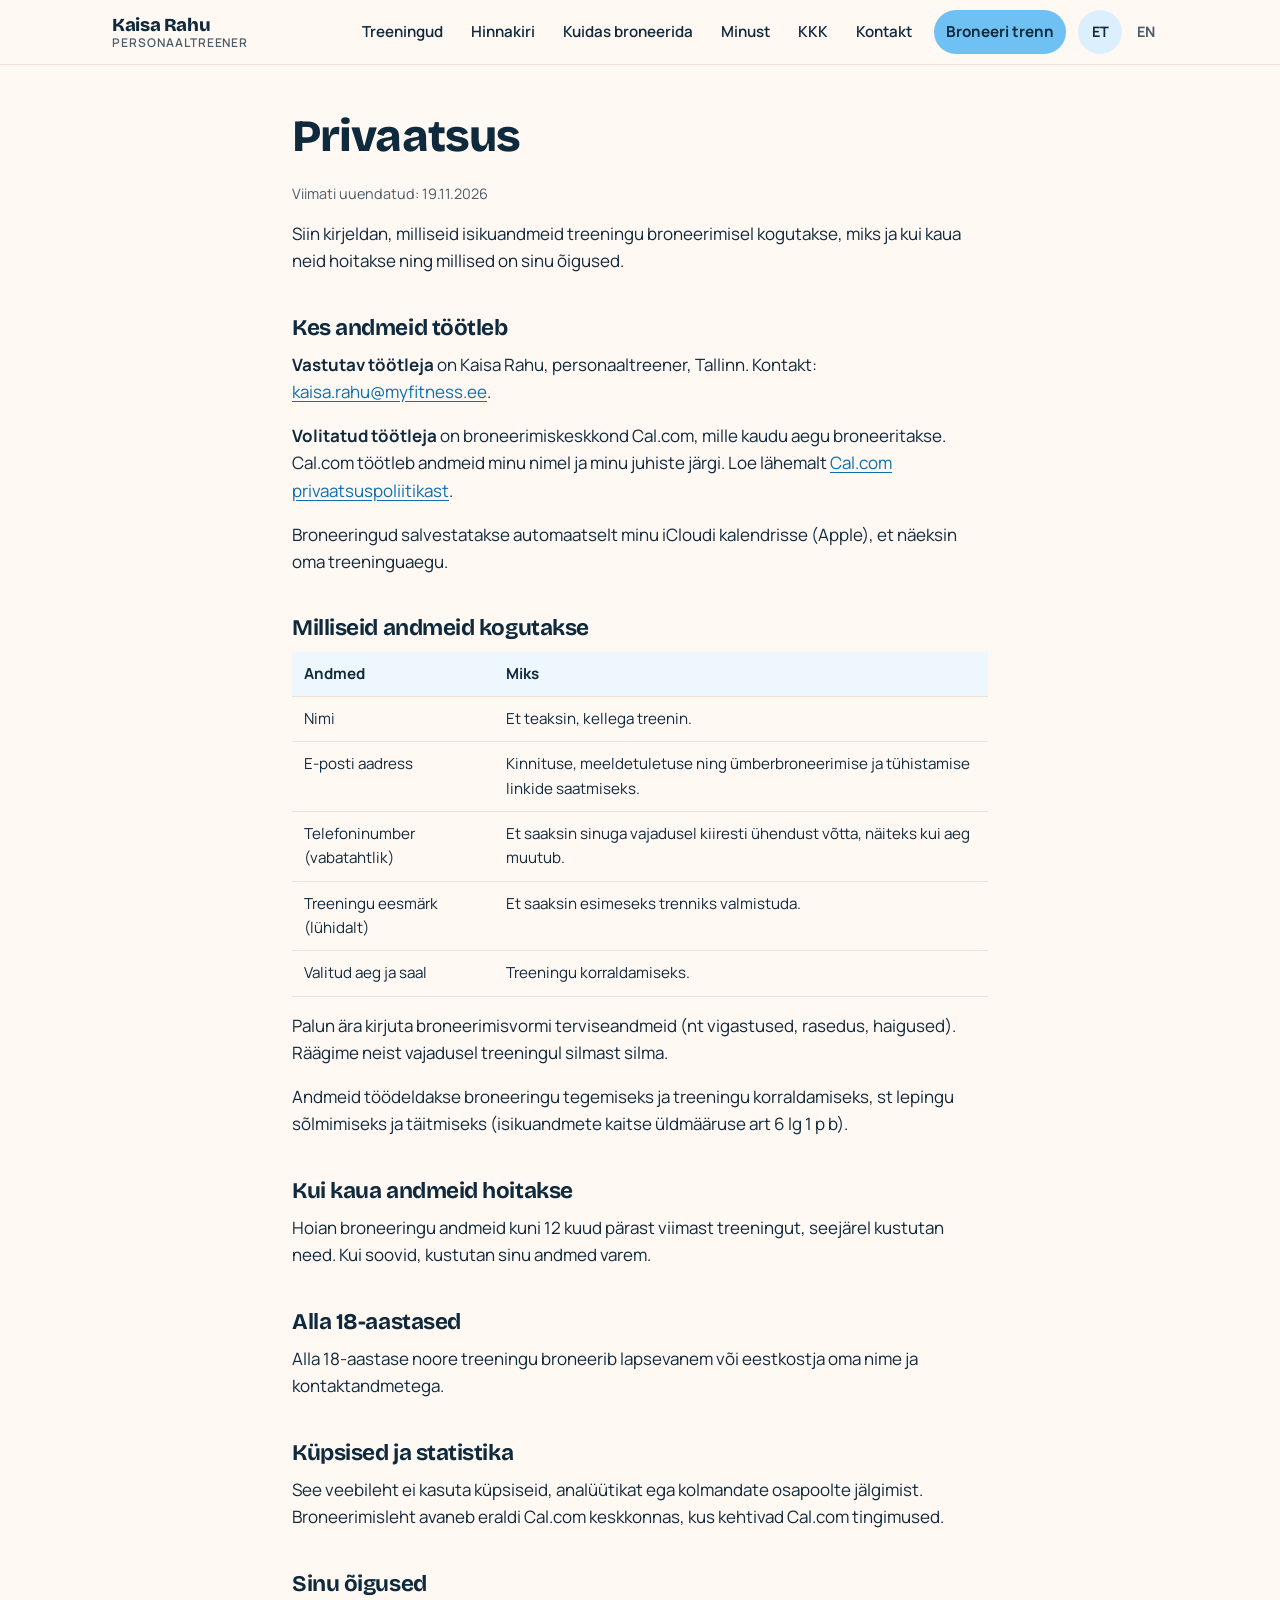
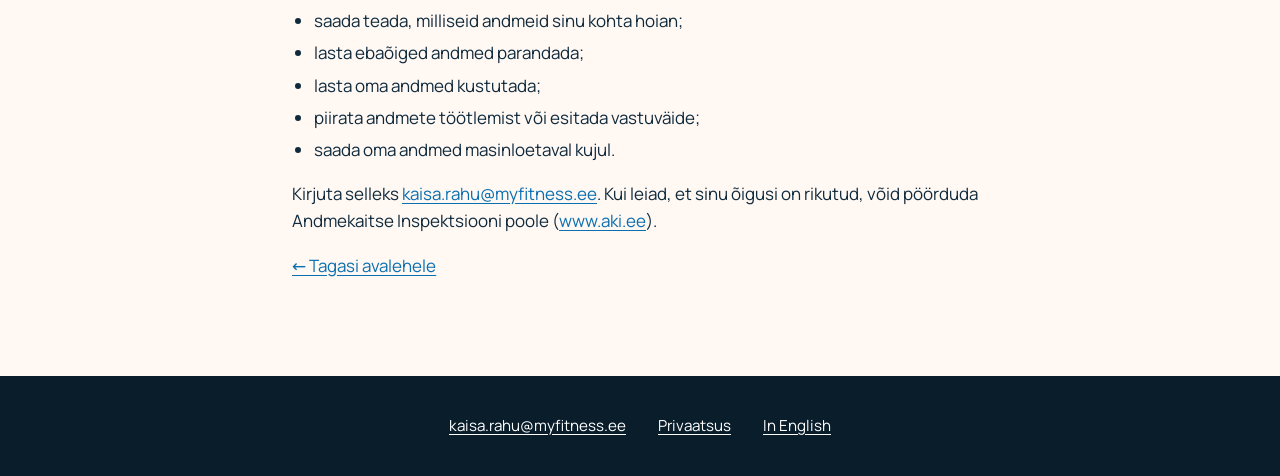
<file: privaatsus/index.html>
<!doctype html>
<html lang="et" class="no-js">
<head>
  <meta charset="utf-8">
  <meta name="viewport" content="width=device-width, initial-scale=1">
  <title>Privaatsus – Kaisa Rahu, personaaltreener</title>
  <meta name="description" content="Kuidas Kaisa Rahu treeningute broneerimisel isikuandmeid kogub ja kasutab: mis andmeid, miks, kui kaua neid hoitakse ja millised on sinu õigused.">
  <link rel="canonical" href="https://kaisarahu.ee/privaatsus/">
  <link rel="alternate" hreflang="et" href="https://kaisarahu.ee/privaatsus/">
  <link rel="alternate" hreflang="en" href="https://kaisarahu.ee/en/privacy/">
  <link rel="alternate" hreflang="x-default" href="https://kaisarahu.ee/privaatsus/">

  <meta property="og:type" content="website">
  <meta property="og:locale" content="et_EE">
  <meta property="og:site_name" content="Kaisa Rahu – personaaltreener">
  <meta property="og:title" content="Privaatsus – Kaisa Rahu">
  <meta property="og:description" content="Kuidas treeningute broneerimisel isikuandmeid kogutakse ja kasutatakse.">
  <meta property="og:url" content="https://kaisarahu.ee/privaatsus/">
  <meta property="og:image" content="https://kaisarahu.ee/assets/img/og-image.png">
  <meta property="og:image:width" content="1200">
  <meta property="og:image:height" content="630">
  <meta name="twitter:card" content="summary_large_image">
  <meta name="twitter:title" content="Privaatsus – Kaisa Rahu">
  <meta name="twitter:description" content="Kuidas treeningute broneerimisel isikuandmeid kogutakse ja kasutatakse.">
  <meta name="twitter:image" content="https://kaisarahu.ee/assets/img/og-image.png">

  <link rel="icon" href="../assets/img/favicon.svg" type="image/svg+xml">
  <link rel="apple-touch-icon" href="../assets/img/apple-touch-icon.png">
  <meta name="theme-color" content="#fff8f3">
  <link rel="preload" href="../assets/fonts/bricolage-grotesque-latin-wght-normal.woff2" as="font" type="font/woff2" crossorigin>
  <link rel="preload" href="../assets/fonts/manrope-latin-wght-normal.woff2" as="font" type="font/woff2" crossorigin>
  <link rel="stylesheet" href="../assets/css/style.css">
  <script src="../assets/js/main.js" defer></script>

  <script type="application/ld+json">
  {
    "@context": "https://schema.org",
    "@type": "WebPage",
    "@id": "https://kaisarahu.ee/privaatsus/#webpage",
    "url": "https://kaisarahu.ee/privaatsus/",
    "name": "Privaatsus – Kaisa Rahu, personaaltreener",
    "inLanguage": "et",
    "isPartOf": { "@id": "https://kaisarahu.ee/#website" }
  }
  </script>
</head>
<body>
  <a class="skip-link" href="#sisu">Liigu sisu juurde</a>

  <header class="site-header">
    <div class="wrap header-inner">
      <a class="logo" href="../">Kaisa Rahu<span>personaaltreener</span></a>

      <button class="nav-toggle" type="button" aria-expanded="false" aria-controls="site-nav">
        <span class="nav-toggle-bars" aria-hidden="true"></span>
        <span>Menüü</span>
      </button>

      <nav id="site-nav" class="site-nav" aria-label="Põhimenüü">
        <ul>
          <li><a href="../#treeningud">Treeningud</a></li>
          <li><a href="../#hinnakiri">Hinnakiri</a></li>
          <li><a href="../#kuidas">Kuidas broneerida</a></li>
          <li><a href="../#minust">Minust</a></li>
          <li><a href="../#kkk">KKK</a></li>
          <li><a href="../#kontakt">Kontakt</a></li>
          <li><a class="nav-cta" href="../#asukohad">Broneeri trenn</a></li>
        </ul>
      </nav>

      <div class="lang" role="group" aria-label="Keel">
        <span aria-current="true" lang="et" title="Eesti keeles">ET</span>
        <a href="../en/privacy/" lang="en" hreflang="en" title="In English">EN</a>
      </div>
    </div>
  </header>

  <main id="sisu" class="legal">
    <div class="wrap">
      <!-- TODO: have the privacy text reviewed before launch (hosting provider). -->
      <h1>Privaatsus</h1>
      <p class="updated">Viimati uuendatud: 19.11.2026</p>

      <p>Siin kirjeldan, milliseid isikuandmeid treeningu broneerimisel kogutakse, miks ja kui kaua neid hoitakse ning millised on sinu õigused.</p>

      <h2>Kes andmeid töötleb</h2>
      <p><strong>Vastutav töötleja</strong> on Kaisa Rahu, personaaltreener, Tallinn. Kontakt: <a href="mailto:kaisa.rahu@myfitness.ee">kaisa.rahu@myfitness.ee</a>.</p>
      <p><strong>Volitatud töötleja</strong> on broneerimiskeskkond Cal.com, mille kaudu aegu broneeritakse. Cal.com töötleb andmeid minu nimel ja minu juhiste järgi. Loe lähemalt <a href="https://cal.com/privacy" target="_blank" rel="noopener">Cal.com privaatsuspoliitikast<span class="visually-hidden"> (avaneb uuel vahelehel)</span></a>.</p>
      <p>Broneeringud salvestatakse automaatselt minu iCloudi kalendrisse (Apple), et näeksin oma treeninguaegu.</p>

      <h2>Milliseid andmeid kogutakse</h2>
      <table>
        <thead>
          <tr><th scope="col">Andmed</th><th scope="col">Miks</th></tr>
        </thead>
        <tbody>
          <tr><td>Nimi</td><td>Et teaksin, kellega treenin.</td></tr>
          <tr><td>E-posti aadress</td><td>Kinnituse, meeldetuletuse ning ümberbroneerimise ja tühistamise linkide saatmiseks.</td></tr>
          <tr><td>Telefoninumber (vabatahtlik)</td><td>Et saaksin sinuga vajadusel kiiresti ühendust võtta, näiteks kui aeg muutub.</td></tr>
          <tr><td>Treeningu eesmärk (lühidalt)</td><td>Et saaksin esimeseks trenniks valmistuda.</td></tr>
          <tr><td>Valitud aeg ja saal</td><td>Treeningu korraldamiseks.</td></tr>
        </tbody>
      </table>
      <p>Palun ära kirjuta broneerimisvormi terviseandmeid (nt vigastused, rasedus, haigused). Räägime neist vajadusel treeningul silmast silma.</p>
      <p>Andmeid töödeldakse broneeringu tegemiseks ja treeningu korraldamiseks, st lepingu sõlmimiseks ja täitmiseks (isikuandmete kaitse üldmääruse art 6 lg 1 p b).</p>

      <h2>Kui kaua andmeid hoitakse</h2>
      <p>Hoian broneeringu andmeid kuni 12 kuud pärast viimast treeningut, seejärel kustutan need. Kui soovid, kustutan sinu andmed varem.</p>

      <h2>Alla 18-aastased</h2>
      <p>Alla 18-aastase noore treeningu broneerib lapsevanem või eestkostja oma nime ja kontaktandmetega.</p>

      <h2>Küpsised ja statistika</h2>
      <p>See veebileht ei kasuta küpsiseid, analüütikat ega kolmandate osapoolte jälgimist. Broneerimisleht avaneb eraldi Cal.com keskkonnas, kus kehtivad Cal.com tingimused.</p>
      <!-- TODO #11: once hosting is chosen, add one line on the host's server logs (e.g. IP addresses kept for security). -->

      <h2>Sinu õigused</h2>
      <ul>
        <li>saada teada, milliseid andmeid sinu kohta hoian;</li>
        <li>lasta ebaõiged andmed parandada;</li>
        <li>lasta oma andmed kustutada;</li>
        <li>piirata andmete töötlemist või esitada vastuväide;</li>
        <li>saada oma andmed masinloetaval kujul.</li>
      </ul>
      <p>Kirjuta selleks <a href="mailto:kaisa.rahu@myfitness.ee">kaisa.rahu@myfitness.ee</a>. Kui leiad, et sinu õigusi on rikutud, võid pöörduda Andmekaitse Inspektsiooni poole (<a href="https://www.aki.ee" target="_blank" rel="noopener">www.aki.ee<span class="visually-hidden"> (avaneb uuel vahelehel)</span></a>).</p>

      <p><a href="../">← Tagasi avalehele</a></p>
    </div>
  </main>

  <footer class="site-footer">
    <div class="wrap">
      <ul class="footer-links">
        <li><a href="mailto:kaisa.rahu@myfitness.ee">kaisa.rahu@myfitness.ee</a></li>
        <li><a href="./" aria-current="page">Privaatsus</a></li>
        <li><a href="../en/privacy/" lang="en" hreflang="en">In English</a></li>
      </ul>
    </div>
  </footer>
</body>
</html>
</file>
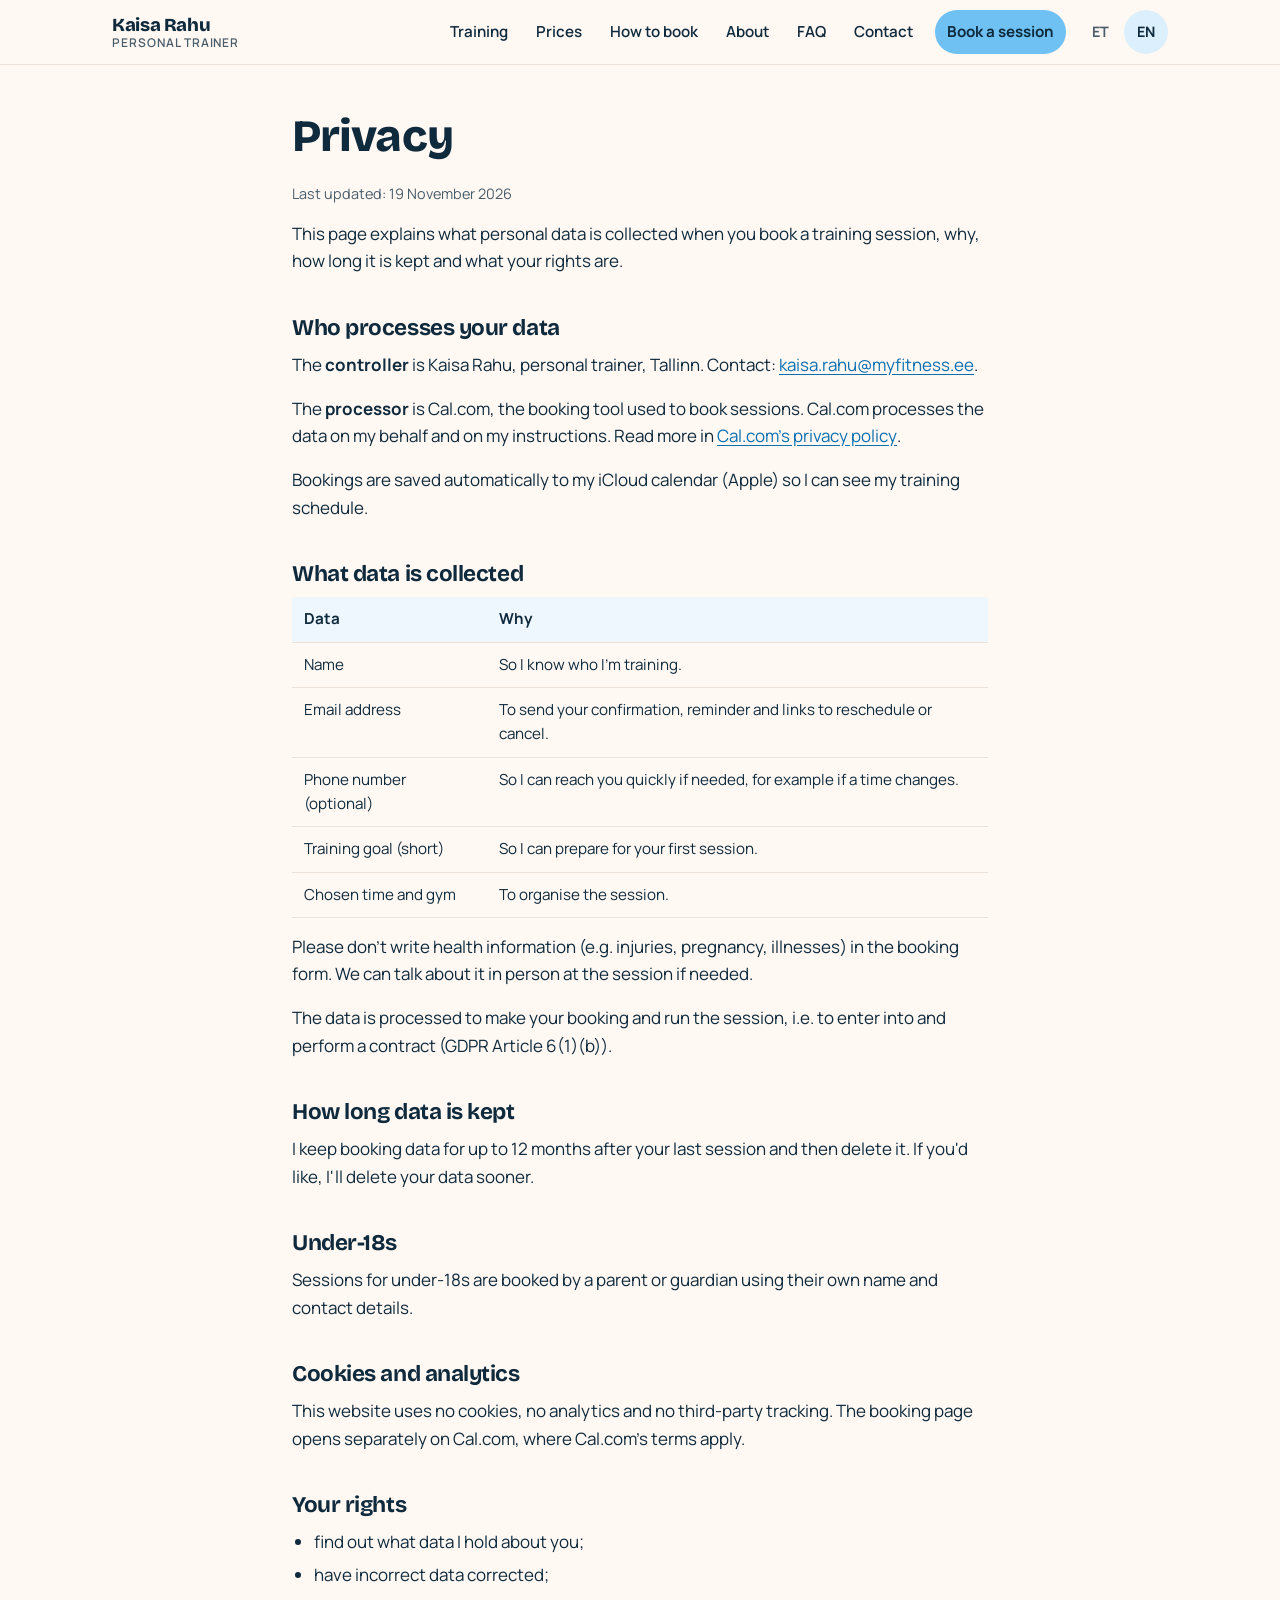
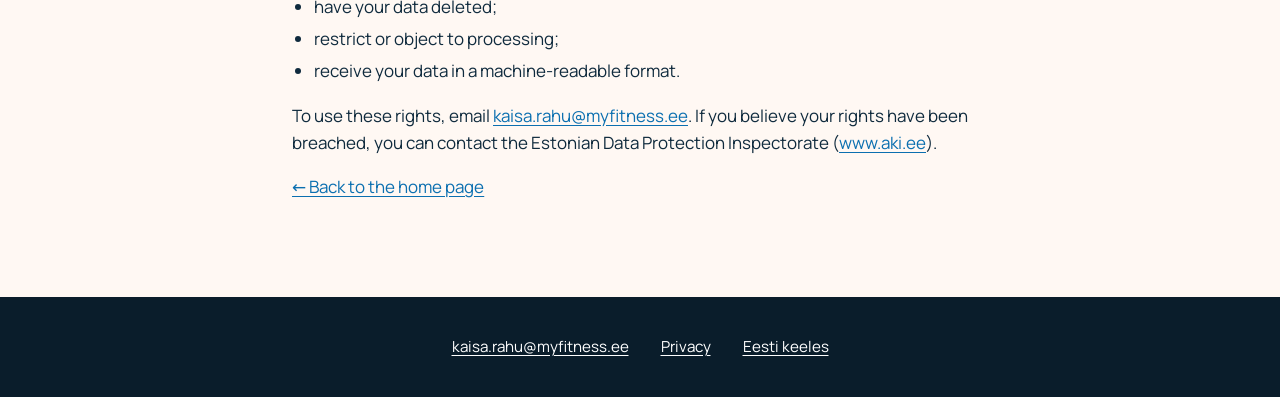
<file: en/privacy/index.html>
<!doctype html>
<html lang="en" class="no-js">
<head>
  <meta charset="utf-8">
  <meta name="viewport" content="width=device-width, initial-scale=1">
  <title>Privacy – Kaisa Rahu, personal trainer</title>
  <meta name="description" content="How Kaisa Rahu collects and uses personal data when you book a training session: what data, why, how long it is kept and what your rights are.">
  <link rel="canonical" href="https://kaisarahu.ee/en/privacy/">
  <link rel="alternate" hreflang="et" href="https://kaisarahu.ee/privaatsus/">
  <link rel="alternate" hreflang="en" href="https://kaisarahu.ee/en/privacy/">
  <link rel="alternate" hreflang="x-default" href="https://kaisarahu.ee/privaatsus/">

  <meta property="og:type" content="website">
  <meta property="og:locale" content="en_GB">
  <meta property="og:site_name" content="Kaisa Rahu – personal trainer">
  <meta property="og:title" content="Privacy – Kaisa Rahu">
  <meta property="og:description" content="How personal data is collected and used when you book a training session.">
  <meta property="og:url" content="https://kaisarahu.ee/en/privacy/">
  <meta property="og:image" content="https://kaisarahu.ee/assets/img/og-image.png">
  <meta property="og:image:width" content="1200">
  <meta property="og:image:height" content="630">
  <meta name="twitter:card" content="summary_large_image">
  <meta name="twitter:title" content="Privacy – Kaisa Rahu">
  <meta name="twitter:description" content="How personal data is collected and used when you book a training session.">
  <meta name="twitter:image" content="https://kaisarahu.ee/assets/img/og-image.png">

  <link rel="icon" href="../../assets/img/favicon.svg" type="image/svg+xml">
  <link rel="apple-touch-icon" href="../../assets/img/apple-touch-icon.png">
  <meta name="theme-color" content="#fff8f3">
  <link rel="preload" href="../../assets/fonts/bricolage-grotesque-latin-wght-normal.woff2" as="font" type="font/woff2" crossorigin>
  <link rel="preload" href="../../assets/fonts/manrope-latin-wght-normal.woff2" as="font" type="font/woff2" crossorigin>
  <link rel="stylesheet" href="../../assets/css/style.css">
  <script src="../../assets/js/main.js" defer></script>

  <script type="application/ld+json">
  {
    "@context": "https://schema.org",
    "@type": "WebPage",
    "@id": "https://kaisarahu.ee/en/privacy/#webpage",
    "url": "https://kaisarahu.ee/en/privacy/",
    "name": "Privacy – Kaisa Rahu, personal trainer",
    "inLanguage": "en",
    "isPartOf": { "@id": "https://kaisarahu.ee/#website" }
  }
  </script>
</head>
<body>
  <a class="skip-link" href="#content">Skip to content</a>

  <header class="site-header">
    <div class="wrap header-inner">
      <a class="logo" href="../">Kaisa Rahu<span>personal trainer</span></a>

      <button class="nav-toggle" type="button" aria-expanded="false" aria-controls="site-nav">
        <span class="nav-toggle-bars" aria-hidden="true"></span>
        <span>Menu</span>
      </button>

      <nav id="site-nav" class="site-nav" aria-label="Main menu">
        <ul>
          <li><a href="../#training">Training</a></li>
          <li><a href="../#prices">Prices</a></li>
          <li><a href="../#how">How to book</a></li>
          <li><a href="../#about">About</a></li>
          <li><a href="../#faq">FAQ</a></li>
          <li><a href="../#contact">Contact</a></li>
          <li><a class="nav-cta" href="../#locations">Book a session</a></li>
        </ul>
      </nav>

      <div class="lang" role="group" aria-label="Language">
        <a href="../../privaatsus/" lang="et" hreflang="et" title="Eesti keeles">ET</a>
        <span aria-current="true" lang="en" title="In English">EN</span>
      </div>
    </div>
  </header>

  <main id="content" class="legal">
    <div class="wrap">
      <!-- TODO: have the privacy text reviewed before launch (hosting provider). -->
      <h1>Privacy</h1>
      <p class="updated">Last updated: 19 November 2026</p>

      <p>This page explains what personal data is collected when you book a training session, why, how long it is kept and what your rights are.</p>

      <h2>Who processes your data</h2>
      <p>The <strong>controller</strong> is Kaisa Rahu, personal trainer, Tallinn. Contact: <a href="mailto:kaisa.rahu@myfitness.ee">kaisa.rahu@myfitness.ee</a>.</p>
      <p>The <strong>processor</strong> is Cal.com, the booking tool used to book sessions. Cal.com processes the data on my behalf and on my instructions. Read more in <a href="https://cal.com/privacy" target="_blank" rel="noopener">Cal.com's privacy policy<span class="visually-hidden"> (opens in a new tab)</span></a>.</p>
      <p>Bookings are saved automatically to my iCloud calendar (Apple) so I can see my training schedule.</p>

      <h2>What data is collected</h2>
      <table>
        <thead>
          <tr><th scope="col">Data</th><th scope="col">Why</th></tr>
        </thead>
        <tbody>
          <tr><td>Name</td><td>So I know who I'm training.</td></tr>
          <tr><td>Email address</td><td>To send your confirmation, reminder and links to reschedule or cancel.</td></tr>
          <tr><td>Phone number (optional)</td><td>So I can reach you quickly if needed, for example if a time changes.</td></tr>
          <tr><td>Training goal (short)</td><td>So I can prepare for your first session.</td></tr>
          <tr><td>Chosen time and gym</td><td>To organise the session.</td></tr>
        </tbody>
      </table>
      <p>Please don't write health information (e.g. injuries, pregnancy, illnesses) in the booking form. We can talk about it in person at the session if needed.</p>
      <p>The data is processed to make your booking and run the session, i.e. to enter into and perform a contract (GDPR Article 6(1)(b)).</p>

      <h2>How long data is kept</h2>
      <p>I keep booking data for up to 12 months after your last session and then delete it. If you'd like, I'll delete your data sooner.</p>

      <h2>Under-18s</h2>
      <p>Sessions for under-18s are booked by a parent or guardian using their own name and contact details.</p>

      <h2>Cookies and analytics</h2>
      <p>This website uses no cookies, no analytics and no third-party tracking. The booking page opens separately on Cal.com, where Cal.com's terms apply.</p>
      <!-- TODO #11: once hosting is chosen, add one line on the host's server logs (e.g. IP addresses kept for security). -->

      <h2>Your rights</h2>
      <ul>
        <li>find out what data I hold about you;</li>
        <li>have incorrect data corrected;</li>
        <li>have your data deleted;</li>
        <li>restrict or object to processing;</li>
        <li>receive your data in a machine-readable format.</li>
      </ul>
      <p>To use these rights, email <a href="mailto:kaisa.rahu@myfitness.ee">kaisa.rahu@myfitness.ee</a>. If you believe your rights have been breached, you can contact the Estonian Data Protection Inspectorate (<a href="https://www.aki.ee/en" target="_blank" rel="noopener">www.aki.ee<span class="visually-hidden"> (opens in a new tab)</span></a>).</p>

      <p><a href="../">← Back to the home page</a></p>
    </div>
  </main>

  <footer class="site-footer">
    <div class="wrap">
      <ul class="footer-links">
        <li><a href="mailto:kaisa.rahu@myfitness.ee">kaisa.rahu@myfitness.ee</a></li>
        <li><a href="./" aria-current="page">Privacy</a></li>
        <li><a href="../../privaatsus/" lang="et" hreflang="et">Eesti keeles</a></li>
      </ul>
    </div>
  </footer>
</body>
</html>
</file>
<file: assets/css/style.css>
/* Kaisa Rahu – personaaltreener. Plain CSS, mobile first. */

/* ---------- Fonts (self-hosted, OFL) ---------- */
@font-face {
  font-family: "Manrope";
  font-style: normal;
  font-display: swap;
  font-weight: 200 800;
  src: url("../fonts/manrope-latin-ext-wght-normal.woff2") format("woff2-variations");
  unicode-range: U+0100-02BA, U+02BD-02C5, U+02C7-02CC, U+02CE-02D7, U+02DD-02FF, U+0304, U+0308, U+0329, U+1D00-1DBF, U+1E00-1E9F, U+1EF2-1EFF, U+2020, U+20A0-20AB, U+20AD-20C0, U+2113, U+2C60-2C7F, U+A720-A7FF;
}
@font-face {
  font-family: "Manrope";
  font-style: normal;
  font-display: swap;
  font-weight: 200 800;
  src: url("../fonts/manrope-latin-wght-normal.woff2") format("woff2-variations");
  unicode-range: U+0000-00FF, U+0131, U+0152-0153, U+02BB-02BC, U+02C6, U+02DA, U+02DC, U+0304, U+0308, U+0329, U+2000-206F, U+20AC, U+2122, U+2191, U+2193, U+2212, U+2215, U+FEFF, U+FFFD;
}
@font-face {
  font-family: "Bricolage Grotesque";
  font-style: normal;
  font-display: swap;
  font-weight: 200 800;
  src: url("../fonts/bricolage-grotesque-latin-ext-wght-normal.woff2") format("woff2-variations");
  unicode-range: U+0100-02BA, U+02BD-02C5, U+02C7-02CC, U+02CE-02D7, U+02DD-02FF, U+0304, U+0308, U+0329, U+1D00-1DBF, U+1E00-1E9F, U+1EF2-1EFF, U+2020, U+20A0-20AB, U+20AD-20C0, U+2113, U+2C60-2C7F, U+A720-A7FF;
}
@font-face {
  font-family: "Bricolage Grotesque";
  font-style: normal;
  font-display: swap;
  font-weight: 200 800;
  src: url("../fonts/bricolage-grotesque-latin-wght-normal.woff2") format("woff2-variations");
  unicode-range: U+0000-00FF, U+0131, U+0152-0153, U+02BB-02BC, U+02C6, U+02DA, U+02DC, U+0304, U+0308, U+0329, U+2000-206F, U+20AC, U+2122, U+2191, U+2193, U+2212, U+2215, U+FEFF, U+FFFD;
}

/* ---------- Tokens ---------- */
:root {
  --bg: #fff8f3;            /* cream */
  --surface: #ffffff;
  --line: #eee2d8;
  --ink: #0f2a3d;           /* deep navy: text, headings */
  --muted: #4a5d6b;
  --accent: #6ec1f2;        /* light blue: button backgrounds. Always navy text on it, never white */
  --accent-hover: #4fb0ea;
  --accent-ink: #0b6fb0;    /* blue for TEXT on light backgrounds: links, years, FAQ +, markers, icon strokes */
  --accent-tint: #dceffc;   /* icon circles, pills */
  --alt-bg: #eef7fd;        /* .section-alt */
  --dark: #0f2a3d;          /* contact section */
  --dark-2: #0a1d2b;        /* footer */
  --focus: #0f2a3d;         /* 3px ring with offset; differs from the button colour */

  --font-body: "Manrope", system-ui, -apple-system, "Segoe UI", Roboto, sans-serif;
  --font-head: "Bricolage Grotesque", system-ui, -apple-system, "Segoe UI", Roboto, sans-serif;

  --radius: 24px;
  --radius-sm: 14px;
  --radius-photo: 32px;
  --wrap: 1120px;
  --gutter: 20px;
  --header-h: 64px;
  --shadow: 0 1px 2px rgb(15 42 61 / 6%), 0 8px 24px rgb(15 42 61 / 7%);
}

/* ---------- Base ---------- */
*, *::before, *::after { box-sizing: border-box; }
html { -webkit-text-size-adjust: 100%; scroll-behavior: smooth; scroll-padding-top: calc(var(--header-h) + 12px); }
@media (prefers-reduced-motion: reduce) { html { scroll-behavior: auto; } *, *::before, *::after { transition: none !important; } }
body {
  margin: 0;
  background: var(--bg);
  color: var(--ink);
  font-family: var(--font-body);
  font-size: 1.0625rem;
  line-height: 1.6;
  text-rendering: optimizeLegibility;
}
img { max-width: 100%; height: auto; display: block; }
a { color: var(--accent-ink); text-underline-offset: 3px; }
a:hover { color: var(--ink); }
h1, h2, h3 { font-family: var(--font-head); font-weight: 700; line-height: 1.12; letter-spacing: -0.02em; margin: 0 0 .5em; text-wrap: balance; }
h1 { font-size: clamp(2.1rem, 6.6vw, 3.4rem); font-weight: 800; line-height: 1.05; }
h2 { font-size: clamp(1.7rem, 4.5vw, 2.5rem); }
h3 { font-size: 1.25rem; }
p { margin: 0 0 1em; }
ul, ol { margin: 0; padding: 0; }

:focus-visible { outline: 3px solid var(--focus); outline-offset: 3px; border-radius: 4px; }

.wrap { width: 100%; max-width: var(--wrap); margin-inline: auto; padding-inline: var(--gutter); }
.visually-hidden { position: absolute !important; width: 1px; height: 1px; padding: 0; margin: -1px; overflow: hidden; clip: rect(0 0 0 0); white-space: nowrap; border: 0; }
.skip-link { position: absolute; left: 12px; top: -60px; z-index: 100; background: var(--ink); color: #fff; padding: 10px 16px; border-radius: var(--radius-sm); }
.skip-link:focus { top: 12px; color: #fff; }

/* Placeholder marker for open items */
.ph { outline: 2px dashed #c9a227; outline-offset: 2px; background: #fff8dc; border-radius: 4px; padding: 0 .2em; }

/* ---------- Buttons ---------- */
.btn {
  display: inline-flex; align-items: center; justify-content: center; gap: .5em;
  min-height: 48px; padding: 12px 24px;
  border-radius: 999px; border: 2px solid transparent;
  font: 700 1rem/1.2 var(--font-body); text-decoration: none; cursor: pointer;
  transition: background-color .15s, color .15s, border-color .15s, transform .15s;
}
.btn-primary { background: var(--accent); color: var(--ink); }
.btn-primary:hover { background: var(--accent-hover); color: var(--ink); }
.btn-secondary { background: transparent; color: var(--ink); border-color: var(--ink); }
.btn-secondary:hover { background: var(--accent); color: var(--ink); }
.btn-ext::after { content: "↗"; font-weight: 700; }

/* ---------- Header ---------- */
.site-header {
  position: sticky; top: 0; z-index: 50;
  background: rgb(255 248 243 / 94%);
  backdrop-filter: saturate(1.4) blur(8px);
  border-bottom: 1px solid var(--line);
}
.header-inner { display: flex; align-items: center; gap: 12px; min-height: var(--header-h); }
.logo { font-family: var(--font-head); font-weight: 800; letter-spacing: -0.02em; font-size: 1.15rem; color: var(--ink); text-decoration: none; line-height: 1.1; margin-right: auto; padding-block: 8px; }
.logo span { display: block; font-family: var(--font-body); font-weight: 600; font-size: .75rem; letter-spacing: .08em; text-transform: uppercase; color: var(--muted); }

.lang { display: flex; gap: 2px; font-weight: 700; font-size: .9rem; }
.lang a, .lang span { display: inline-flex; align-items: center; justify-content: center; min-width: 44px; min-height: 44px; border-radius: 999px; text-decoration: none; }
.lang a { color: var(--muted); }
.lang a:hover { color: var(--ink); background: var(--accent-tint); }
.lang [aria-current] { color: var(--ink); background: var(--accent-tint); }

.nav-toggle {
  display: inline-flex; align-items: center; justify-content: center; gap: 8px;
  min-width: 44px; min-height: 44px; padding: 0 12px;
  border: 1px solid var(--line); border-radius: 999px; background: var(--surface);
  font: 700 .9rem var(--font-body); color: var(--ink); cursor: pointer;
}
.nav-toggle-bars, .nav-toggle-bars::before, .nav-toggle-bars::after { display: block; width: 18px; height: 2px; background: currentColor; border-radius: 2px; position: relative; }
.nav-toggle-bars::before, .nav-toggle-bars::after { content: ""; position: absolute; left: 0; }
.nav-toggle-bars { flex: none; }
.nav-toggle-bars::before { top: -6px; } .nav-toggle-bars::after { top: 6px; }

.site-nav { display: none; }
.site-nav.is-open {
  display: block; position: absolute; left: 0; right: 0; top: 100%;
  background: var(--bg); border-bottom: 1px solid var(--line); box-shadow: var(--shadow);
}
.site-nav ul { list-style: none; display: flex; flex-direction: column; padding: 8px var(--gutter) 16px; }
.site-nav a { display: flex; align-items: center; min-height: 48px; color: var(--ink); text-decoration: none; font-weight: 600; border-bottom: 1px solid var(--line); }
.site-nav li:last-child a { border-bottom: 0; }
.site-nav a:hover { color: var(--accent-ink); }
/* Without JS the toggle is hidden and the nav shows as a scrollable row */
.no-js .nav-toggle { display: none; }
.no-js .site-nav { display: block; order: 10; width: 100%; overflow-x: auto; }
.no-js .site-nav ul { flex-direction: row; gap: 16px; padding: 0 0 8px; }
.no-js .header-inner { flex-wrap: wrap; }

@media (min-width: 900px) {
  .nav-toggle { display: none; }
  .site-nav, .no-js .site-nav { display: block; position: static; width: auto; order: 0; box-shadow: none; border: 0; background: none; overflow: visible; }
  .site-nav ul, .no-js .site-nav ul { flex-direction: row; gap: 4px; padding: 0; }
  .site-nav a { border: 0; min-height: 44px; padding: 0 12px; border-radius: 999px; font-size: .95rem; }
  .site-nav a:hover { background: var(--accent-tint); color: var(--ink); }
  .site-nav .nav-cta { background: var(--accent); color: var(--ink); font-weight: 700; margin-left: 6px; }
  .site-nav .nav-cta:hover { background: var(--accent-hover); color: var(--ink); }
}

/* ---------- Sections ---------- */
.section { padding-block: 64px; }
.section-alt { background: var(--alt-bg); }
.section-head { max-width: 680px; margin-bottom: 32px; }
.lead { font-size: 1.15rem; color: var(--muted); }

@media (min-width: 768px) { .section { padding-block: 96px; } :root { --gutter: 32px; } }

/* ---------- Hero ---------- */
.hero { padding-block: 32px 56px; }
.hero-grid { display: grid; gap: 32px; align-items: center; }
.hero h1 { margin-bottom: .4em; }
.hero .lead { max-width: 34em; margin-bottom: 1.4em; }
.hero-actions { display: flex; flex-wrap: wrap; gap: 12px; align-items: center; }

.photo-frame {
  position: relative; aspect-ratio: 4 / 5; width: 100%; max-width: 440px; margin-inline: auto;
  border-radius: var(--radius-photo); overflow: hidden; background: var(--dark);
}
.photo-frame img { width: 100%; height: 100%; object-fit: cover; object-position: 50% 20%; }
.photo-placeholder {
  display: flex; flex-direction: column; align-items: center; justify-content: center; gap: 8px;
  width: 100%; height: 100%; padding: 24px; text-align: center;
  background:
    radial-gradient(circle at 30% 20%, rgb(255 255 255 / 12%), transparent 55%),
    linear-gradient(160deg, var(--dark) 0%, #1f5f8b 100%);
  color: #fff; border: 2px dashed rgb(255 255 255 / 45%); border-radius: inherit;
}
.photo-placeholder .mono { font-family: var(--font-head); font-size: 4.5rem; font-weight: 800; letter-spacing: -0.02em; line-height: 1; }
.photo-placeholder small { font-size: .85rem; opacity: .85; }

@media (min-width: 900px) {
  .hero { padding-block: 56px 96px; }
  .hero-grid { grid-template-columns: 1.15fr .85fr; gap: 56px; }
}

/* ---------- Specialties ---------- */
.cards { list-style: none; display: grid; gap: 16px; }
.card { background: var(--surface); border: 1px solid var(--line); border-radius: var(--radius); padding: 24px; box-shadow: var(--shadow); }
.card h3 { margin-bottom: .35em; }
.card p { margin: 0; color: var(--muted); }
.card p a { white-space: nowrap; }
.card-icon { display: inline-flex; align-items: center; justify-content: center; width: 48px; height: 48px; border-radius: 50%; background: var(--accent-tint); color: var(--accent-ink); margin-bottom: 16px; }
.card-icon svg { width: 24px; height: 24px; }
@media (min-width: 640px) { .cards { grid-template-columns: repeat(2, 1fr); } }
@media (min-width: 1100px) { .cards { grid-template-columns: repeat(4, 1fr); } }

/* ---------- Prices ---------- */
.prices { display: grid; gap: 16px; }
.price-card { display: flex; flex-direction: column; background: var(--surface); border: 1px solid var(--line); border-radius: var(--radius); padding: 24px 20px; box-shadow: var(--shadow); }
.price-card h3 { font-size: 1.3rem; margin-bottom: .4em; }
.price-list { margin: 0; }
.price-list div { display: flex; flex-direction: column; gap: 2px; padding: 12px 0; border-bottom: 1px solid var(--line); }
@media (min-width: 480px) { .price-list div { flex-direction: row; justify-content: space-between; align-items: baseline; gap: 16px; } }
.price-list div:last-child { border-bottom: 0; padding-bottom: 0; }
.price-list dd { margin: 0; white-space: nowrap; }
@media (min-width: 480px) { .price-list dd { text-align: right; } }
.price-list dd strong { font-size: 1.1rem; }
.price-note { margin: 20px 0 0; color: var(--muted); font-size: .95rem; }
@media (min-width: 800px) { .prices { grid-template-columns: repeat(2, minmax(0, 1fr)); gap: 20px; } .price-card { padding: 24px; } }

/* ---------- Locations ---------- */
.gyms { display: grid; gap: 16px; }
.gym { display: flex; flex-direction: column; background: var(--surface); border: 1px solid var(--line); border-radius: var(--radius); padding: 24px 20px; box-shadow: var(--shadow); }
.gym h3 { font-size: 1.3rem; margin-bottom: .15em; }
.gym-addr { color: var(--muted); margin-bottom: .2em; }
.gym-map { display: inline-flex; align-items: center; min-height: 44px; font-weight: 600; }
.gym-cta { margin-top: auto; padding-top: 16px; display: flex; flex-direction: column; gap: 8px; }
.gym-cta .btn { width: 100%; }
.booking-fallback { margin: 24px 0 0; color: var(--muted); }
@media (min-width: 1000px) {
  .gyms { grid-template-columns: repeat(3, 1fr); gap: 20px; }
  /* Subgrid lines up name, address, map link and button across the three cards */
  .gym { padding: 24px; display: grid; grid-row: span 4; grid-template-rows: subgrid; row-gap: 0; }
  .gym-map { justify-self: start; align-self: start; }
  .gym-cta { margin-top: 0; align-self: end; }
}

/* ---------- Steps ---------- */
.steps { list-style: none; counter-reset: step; display: grid; gap: 16px; }
.steps li { counter-increment: step; position: relative; padding: 24px 24px 24px 80px; background: var(--surface); border: 1px solid var(--line); border-radius: var(--radius); }
.steps li::before {
  content: counter(step); position: absolute; left: 24px; top: 22px;
  width: 40px; height: 40px; border-radius: 50%; display: grid; place-items: center;
  background: var(--accent); color: var(--ink); font: 800 1.1rem var(--font-head);
}
.steps h3 { margin-bottom: .25em; font-size: 1.15rem; }
.steps p { margin: 0; color: var(--muted); }
@media (min-width: 800px) {
  .steps { grid-template-columns: repeat(3, 1fr); }
  .steps li { padding: 80px 24px 24px; }
  .steps li::before { left: 24px; top: 24px; }
}

/* ---------- About ---------- */
.about-grid { display: grid; gap: 32px; }
.about-grid .photo-frame { aspect-ratio: 1 / 1; max-width: 360px; margin: 0; }
.about-bio p { font-size: 1rem; line-height: 1.65; margin: 0 0 .9em; max-width: 65ch; }
.about-bio p:last-child { margin-bottom: 0; }
.about-list { list-style: none; display: grid; gap: 10px; margin-top: 8px; }
.about-list li { padding-left: 28px; position: relative; }
.about-list li::before { content: ""; position: absolute; left: 4px; top: .6em; width: 10px; height: 10px; border-radius: 3px; background: var(--accent-ink); transform: rotate(45deg); }
.about-details { display: grid; gap: 28px; }
.about-details h3 { margin-bottom: .5em; }
.xp { list-style: none; display: grid; gap: 12px; }
.xp strong { display: block; color: var(--accent-ink); font-weight: 700; font-variant-numeric: tabular-nums; white-space: nowrap; }
@media (min-width: 640px) {
  .xp li { display: grid; grid-template-columns: 7.5em 1fr; gap: 12px; }
}
@media (min-width: 1000px) {
  .about-details { grid-template-columns: 1fr 1.9fr; gap: 56px; }
}
.about-details { margin: 0; }
@media (min-width: 900px) {
  .about-grid { grid-template-columns: 360px 1fr; gap: 40px 56px; align-items: start; }
  .about-details { grid-column: 1 / -1; }
}
/* Desktop: photo sticks at the top of its column while the long bio + details scroll past */
@media (min-width: 1000px) {
  .about-grid .photo-frame { grid-row: 1 / span 2; position: sticky; top: calc(var(--header-h) + 24px); }
  .about-details { grid-column: 2; }
}

/* ---------- FAQ ---------- */
.faq { max-width: 780px; display: grid; gap: 12px; }
.faq details { background: var(--surface); border: 1px solid var(--line); border-radius: var(--radius-sm); }
.faq summary {
  list-style: none; cursor: pointer; display: flex; justify-content: space-between; align-items: center; gap: 16px;
  min-height: 56px; padding: 14px 20px; font-weight: 700;
}
.faq summary::-webkit-details-marker { display: none; }
.faq summary::after { content: "+"; flex: none; font: 700 1.5rem/1 var(--font-head); color: var(--accent-ink); transition: transform .2s; }
.faq details[open] summary::after { transform: rotate(45deg); }
.faq .answer { padding: 0 20px 18px; color: var(--muted); }
.faq .answer p:last-child { margin: 0; }

/* ---------- Contact ---------- */
.contact { background: var(--dark); color: #fff; }
.contact h2 { color: #fff; }
.contact .lead { color: rgb(255 255 255 / 85%); }
.contact-links { list-style: none; display: flex; flex-wrap: wrap; gap: 12px; margin-top: 24px; }
.contact .btn-light { background: var(--accent); color: var(--ink); }
.contact .btn-light:hover { background: var(--accent-hover); color: var(--ink); }
.contact .btn-outline-light { border-color: #fff; color: #fff; }
.contact .btn-outline-light:hover { background: var(--accent); border-color: var(--accent); color: var(--ink); }
.contact :focus-visible { outline-color: #fff; }
.contact .ph { color: var(--ink); }

/* ---------- Footer ---------- */
.site-footer { background: var(--dark-2); color: rgb(255 255 255 / 80%); padding-block: 28px; font-size: .95rem; }
.site-footer a { color: #fff; display: inline-flex; align-items: center; min-height: 44px; }
.site-footer :focus-visible { outline-color: #fff; }
.footer-links { list-style: none; display: flex; flex-wrap: wrap; justify-content: center; gap: 4px 32px; }

/* ---------- Legal (privacy) pages ---------- */
.legal { padding-block: 48px 80px; }
.legal .wrap { max-width: 760px; }
.legal h1 { font-size: clamp(2rem, 5vw, 2.8rem); }
.legal h2 { font-size: 1.4rem; margin-top: 1.8em; }
.legal ul { padding-left: 1.3em; margin-bottom: 1em; }
.legal li { margin-bottom: .3em; }
.legal table { width: 100%; border-collapse: collapse; margin-bottom: 1em; font-size: .95rem; }
.legal th, .legal td { text-align: left; vertical-align: top; padding: 10px 12px; border-bottom: 1px solid var(--line); }
.legal th { background: var(--alt-bg); }
.legal .updated { color: var(--muted); font-size: .9rem; }
</file>
